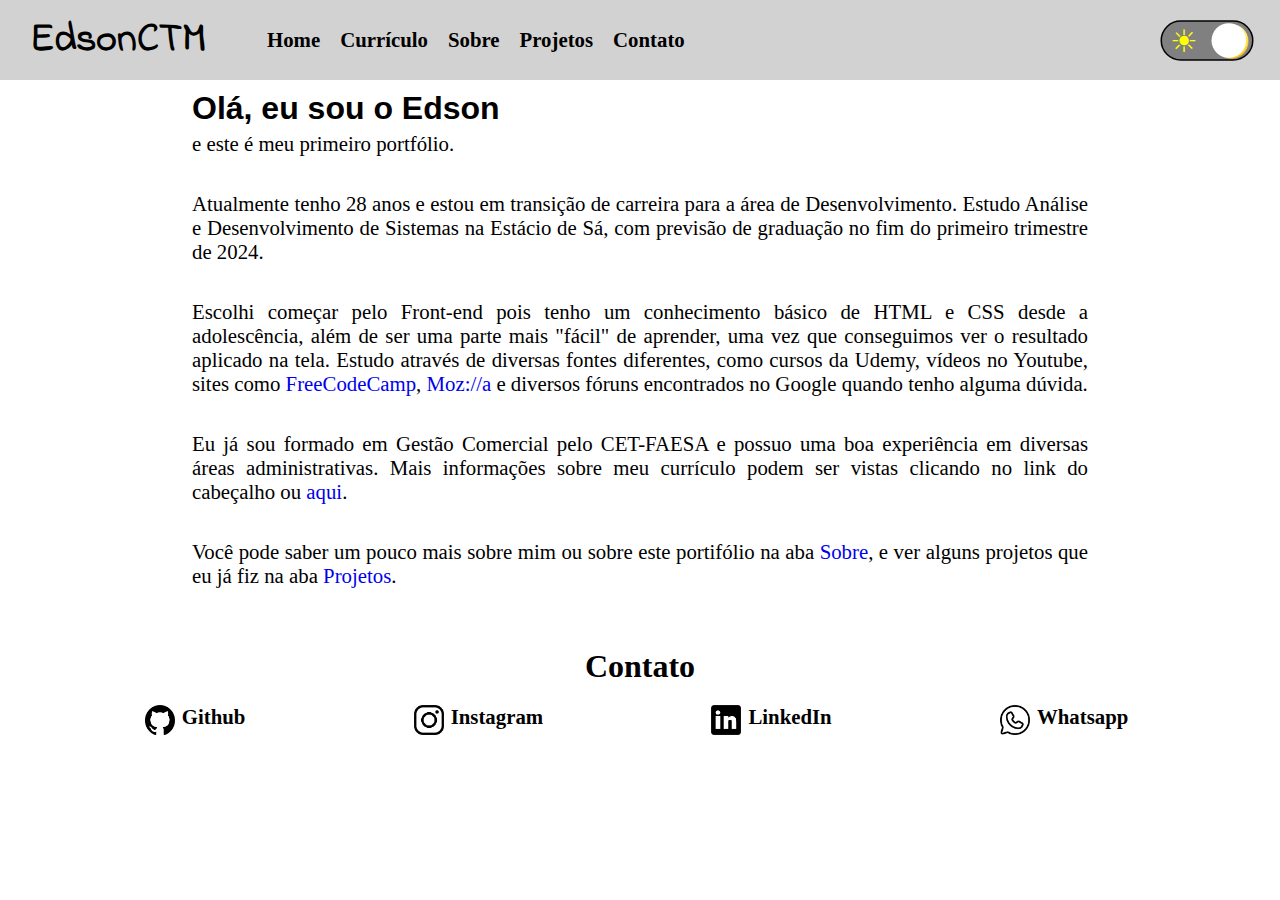
<file: index.html>
<!DOCTYPE html>
<html lang="pt-br">
<head>
    <meta charset="UTF-8">
    <meta http-equiv="X-UA-Compatible" content="IE=edge">
    <meta name="viewport" content="width=device-width, initial-scale=1.0">
    <title>Portfólio EdsonCTM</title>
    <link rel="stylesheet" href="estilobase.css">
</head>
<body>
    <header>
        <p id="logo">EdsonCTM</p>
        <nav id="navHeader">
            <a href="#">Home</a>
            <a href="./Curriculo/curriculo.html">Currículo</a>
            <a href="./Sobre/sobre.html">Sobre</a>
            <a href="./Projetos/projetos.html">Projetos</a>
            <a href="#contato">Contato</a>
        </nav>

        <!--A div abaixo é para o botão de modo noturno-->

        <div id="botoesMenu">
            <input type="checkbox" id="darkMode">
            <label for="darkMode" id="labelDarkMode">
                <span id="sun">&#x2600</span>
                <span id="moon">&#x1F31B</span>
                <div id="rollball"></div>
            </label>
        </div>

        <!--Fim do botão de modo noturno-->

    </header>
       
    <main>
        <h1>Olá, eu sou o Edson</h1>
        
        <p>e este é meu primeiro portfólio. </p> <br> <br>

            <p>Atualmente tenho 28 anos e estou em transição de carreira para a área de Desenvolvimento. Estudo Análise e Desenvolvimento de Sistemas na Estácio de Sá, com previsão de graduação no fim do primeiro trimestre de 2024.</p> <br> <br>
            
            <p>Escolhi começar pelo Front-end pois tenho um conhecimento básico de HTML e CSS desde a adolescência, além de ser uma parte mais "fácil" de aprender, uma vez que conseguimos ver o resultado aplicado na tela. Estudo através de diversas fontes diferentes, como cursos da Udemy, vídeos no Youtube, sites como <a href="https://www.freecodecamp.org/" target="_blank">FreeCodeCamp</a>, <a href="https://tableless.com.br/moza/" target="_blank">Moz://a</a> e diversos fóruns encontrados no Google quando tenho alguma dúvida.</p> <br><br>
            
            <p>Eu já sou formado em Gestão Comercial pelo CET-FAESA e possuo uma boa experiência em diversas áreas administrativas. Mais informações sobre meu currículo podem ser vistas clicando no link do cabeçalho ou <a href="./Curriculo/curriculo.html">aqui</a>.</p> <br> <br>
            
            <p>Você pode saber um pouco mais sobre mim ou sobre este portifólio na aba <a href="./Sobre/sobre.html">Sobre</a>, e ver alguns projetos que eu já fiz na aba <a href="./Projetos/projetos.html">Projetos</a>.</p>
        
    </main>

    <footer>
        <p>Contato</p>
        <div id="contato">
             <a href="https://github.com/Edsonctm" target="_blank" class="icon"><img src="./imagens/github-icon.png" alt=""><span class="icon">Github</span></a>
            <a href="https://www.instagram.com/edsonctm/" target="_blank" class="icon"><img src="./imagens/instagram-icon.png" alt=""><span class="icon">Instagram</span></a>
            <a href="https://www.linkedin.com/in/edsontorres/" target="_blank" class="icon"><img src="./imagens/linkedin-icon.png" alt=""><span class="icon">LinkedIn</span></a>
            <a href="https://wa.me/5527981679958" target="_blank" class="icon"><img src="./imagens/whatsapp-icon.png" alt=""><span class="icon">Whatsapp</span></a>
        </div>
    </footer>

    <script src="header.js"></script>
</body>
</html>
</file>
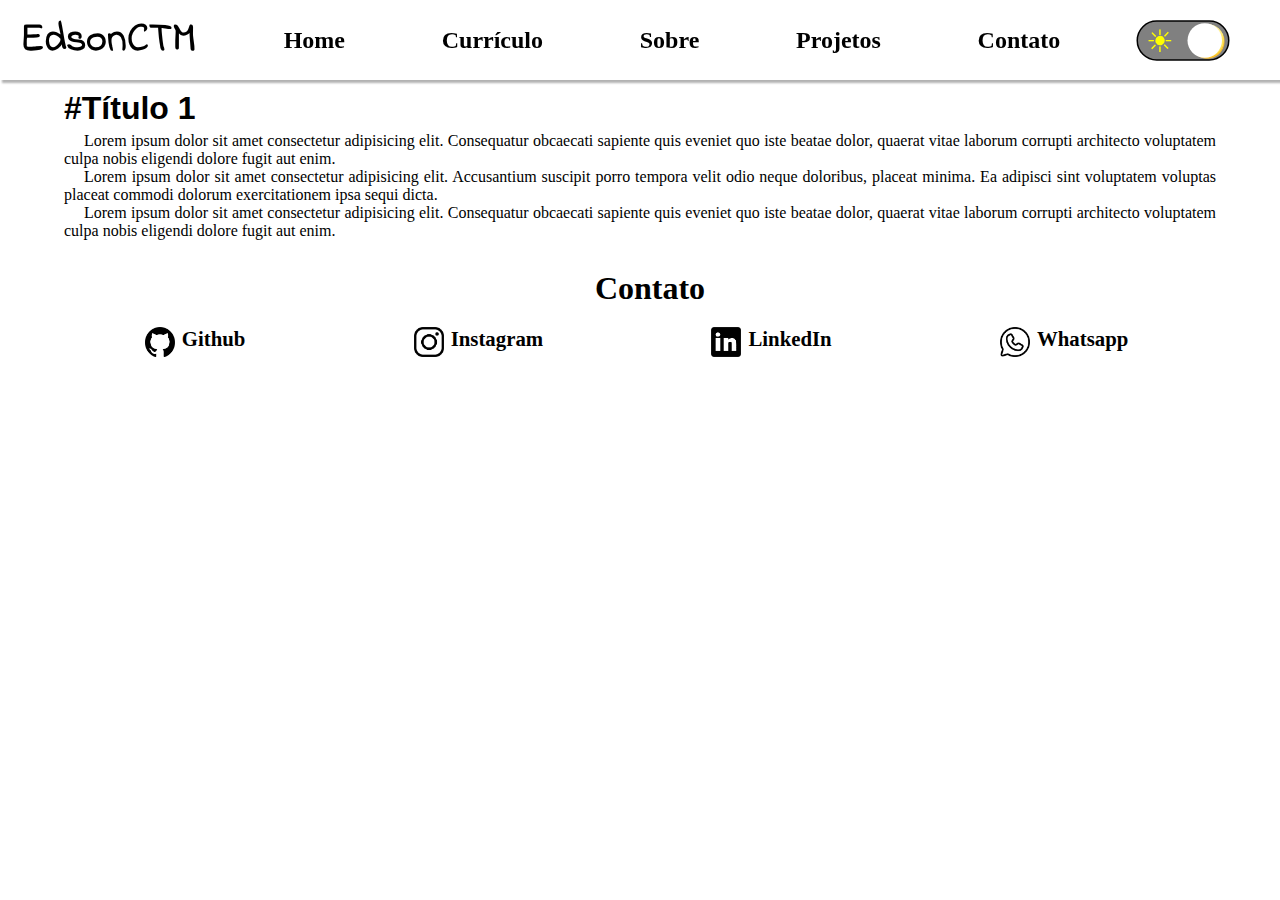
<file: Backup Escopo/index.html>
<!DOCTYPE html>
<html lang="pt-br">
<head>
    <meta charset="UTF-8">
    <meta http-equiv="X-UA-Compatible" content="IE=edge">
    <meta name="viewport" content="width=device-width, initial-scale=1.0">
    <title>Portfólio EdsonCTM</title>
    <link rel="stylesheet" href="estilobase.css">
</head>
<body>
    <header>
        <p id="logo">EdsonCTM</p>
        <nav id="navHeader">
            <a href="#">Home</a>
            <a href="#">Currículo</a>
            <a href="#">Sobre</a>
            <a href="#">Projetos</a>
            <a href="#contato">Contato</a>
        </nav>

        <!--A div abaixo é para o botão de modo noturno-->

        <div id="botoesMenu">
            <input type="checkbox" id="darkMode">
            <label for="darkMode" id="labelDarkMode">
                <span id="sun">&#x2600</span>
                <span id="moon">&#x1F31B</span>
                <div id="rollball"></div>
            </label>
            
        </div>
    </header>
       
    <main>
        <h1>#Título 1</h1>
        <p>Lorem ipsum dolor sit amet consectetur adipisicing elit. Consequatur obcaecati sapiente quis eveniet quo iste beatae dolor, quaerat vitae laborum corrupti architecto voluptatem culpa nobis eligendi dolore fugit aut enim.</p>
        
        <p>Lorem ipsum dolor sit amet consectetur adipisicing elit. Accusantium suscipit porro tempora velit odio neque doloribus, placeat minima. Ea adipisci sint voluptatem voluptas placeat commodi dolorum exercitationem ipsa sequi dicta.</p>

        <p>Lorem ipsum dolor sit amet consectetur adipisicing elit. Consequatur obcaecati sapiente quis eveniet quo iste beatae dolor, quaerat vitae laborum corrupti architecto voluptatem culpa nobis eligendi dolore fugit aut enim.</p>
        
    </main>

    <footer>
        <p>Contato</p>
        <div id="contato">
             <a href="https://github.com/Edsonctm" target="_blank" class="icon"><img src="./imagens/github-icon.png" alt=""><span class="icon">Github</span></a>
            <a href="https://www.instagram.com/edsonctm/" target="_blank" class="icon"><img src="./imagens/instagram-icon.png" alt=""><span class="icon">Instagram</span></a>
            <a href="https://www.linkedin.com/in/edsontorres/" target="_blank" class="icon"><img src="./imagens/linkedin-icon.png" alt=""><span class="icon">LinkedIn</span></a>
            <a href="https://wa.me/5527981679958" target="_blank" class="icon"><img src="./imagens/whatsapp-icon.png" alt=""><span class="icon">Whatsapp</span></a>
        </div>
    </footer>

    <script src="header.js"></script>
</body>
</html>
</file>
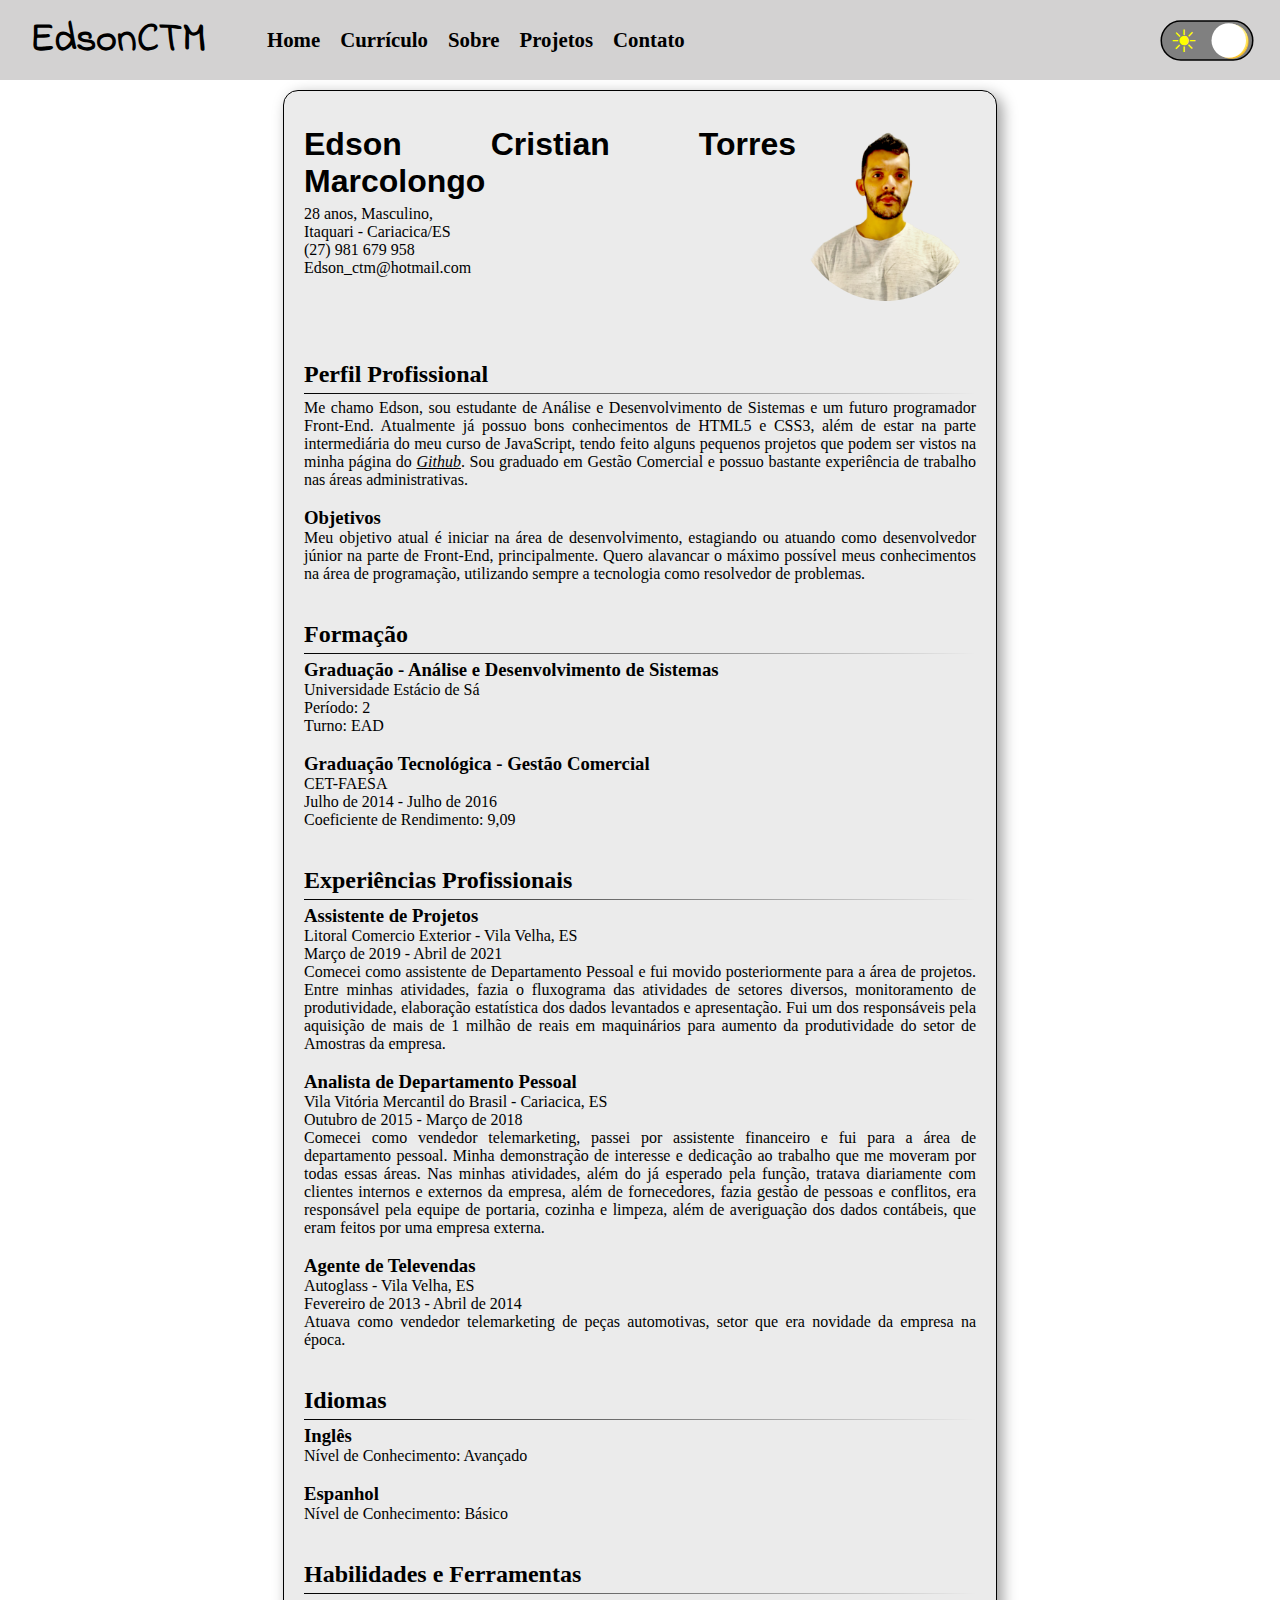
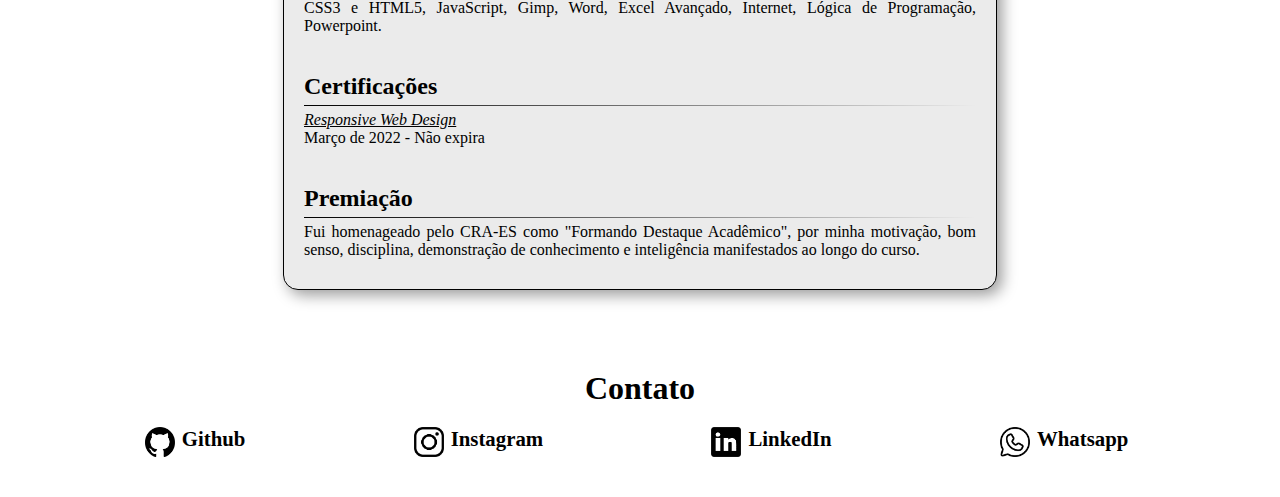
<file: Curriculo/curriculo.html>
<!DOCTYPE html>
<html lang="pt-br">
<head>
    <meta charset="UTF-8">
    <meta http-equiv="X-UA-Compatible" content="IE=edge">
    <meta name="viewport" content="width=device-width, initial-scale=1.0">
    <title>Currículo EdsonCTM</title>
    <link rel="stylesheet" href="../estilobase.css">
    <link rel="stylesheet" href="curriculo.css">
    <link rel="stylesheet" type="text/css" href="print.css" media="print" />
</head>
<body>
    <header>
        <p id="logo">EdsonCTM</p>
        <nav id="navHeader">
            <a href="../index.html">Home</a>
            <a href="#">Currículo</a>
            <a href="../Sobre/sobre.html">Sobre</a>
            <a href="../Projetos/projetos.html">Projetos</a>
            <a href="#contato">Contato</a>
        </nav>

        <!--A div abaixo é para o botão de modo noturno-->

        <div id="botoesMenu">
            <input type="checkbox" id="darkMode">
            <label for="darkMode" id="labelDarkMode">
                <span id="sun">&#x2600</span>
                <span id="moon">&#x1F31B</span>
                <div id="rollball"></div>
            </label>
            
        </div>
    </header>

    <main>
        <div id="curriculo">
            <div id="cabecalhoCV">
                <div>
                    <h1>Edson Cristian Torres Marcolongo</h1>
                    <span>28 anos, Masculino, <br>
                    Itaquari - Cariacica/ES <br>
                    (27) 981 679 958 <br>
                    Edson_ctm@hotmail.com</span>
                </div>
                <div class="fotoPerfil">
                    <img src="../imagens/PhotoCM.png" alt="" class="personalPhoto" id="clearPhoto">
                    <img src="../imagens/PhotoDM.png" alt="" class="personalPhoto" id="darkPhoto">
                </div>
            </div>
            <br><br>

            <h2>Perfil Profissional</h2>
            <hr>
            <span>Me chamo Edson, sou estudante de Análise e Desenvolvimento de Sistemas e um futuro programador Front-End. Atualmente já possuo bons conhecimentos de HTML5 e CSS3, além de estar na parte intermediária do meu curso de JavaScript, tendo feito alguns pequenos projetos que podem ser vistos na minha página do <a href="https://github.com/Edsonctm" target="_blank">Github</a>. Sou graduado em Gestão Comercial e possuo bastante experiência de trabalho nas áreas administrativas.</span> <br> <br>

            <h3>Objetivos</h3>
            <span>Meu objetivo atual é iniciar na área de desenvolvimento, estagiando ou atuando como desenvolvedor júnior na parte de Front-End, principalmente. Quero alavancar o máximo possível meus conhecimentos na área de programação, utilizando sempre a tecnologia como resolvedor de problemas.</span> <br> <br>

            <h2>Formação</h2>
            <hr>
            <h3>Graduação - Análise e Desenvolvimento de Sistemas</h3>
            <span>Universidade Estácio de Sá <br> 
                Período: 2 <br>
                Turno: EAD</span> <br> <br>

            <h3>Graduação Tecnológica - Gestão Comercial</h3>
            <span>CET-FAESA<br> 
                Julho de 2014 - Julho de 2016 <br>
                Coeficiente de Rendimento: 9,09
            </span> <br> <br>
            
            <h2>Experiências Profissionais</h2>
            <hr>
            <h3>Assistente de Projetos</h3>
            <span>
                Litoral Comercio Exterior - Vila Velha, ES <br>
                Março de 2019 - Abril de 2021 <br>
                Comecei como assistente de Departamento Pessoal e fui movido posteriormente para a área de projetos. Entre minhas atividades, fazia o fluxograma das atividades de setores diversos, monitoramento de produtividade, elaboração estatística dos dados levantados e apresentação. Fui um dos responsáveis pela aquisição de mais de 1 milhão de reais em maquinários para aumento da produtividade do setor de Amostras da empresa.
            </span> <br> <br>

            <h3>Analista de Departamento Pessoal</h3>
            <span>
                Vila Vitória Mercantil do Brasil - Cariacica, ES <br>
                Outubro de 2015 - Março de 2018 <br>
                Comecei como vendedor telemarketing, passei por assistente financeiro e fui para a área de departamento pessoal. Minha demonstração de interesse e dedicação ao trabalho que me moveram por todas essas áreas. Nas minhas atividades, além do já esperado pela função, tratava diariamente com clientes internos e externos da empresa, além de fornecedores, fazia gestão de pessoas e conflitos, era responsável pela equipe de portaria, cozinha e limpeza, além de averiguação dos dados contábeis, que eram feitos por uma empresa externa.
            </span> <br> <br>

            <h3>Agente de Televendas</h3>
            <span>
                Autoglass - Vila Velha, ES <br>
                Fevereiro de 2013 - Abril de 2014 <br>
                Atuava como vendedor telemarketing de peças automotivas, setor que era novidade da empresa na época.
            </span> <br> <br>

                <h2>Idiomas</h2>
                <hr>
                <h3>Inglês</h3>
                <span>Nível de Conhecimento: Avançado</span> <br> <br>
                <h3>Espanhol</h3>
                <span>Nível de Conhecimento: Básico</span> <br> <br>
                
                <h2>Habilidades e Ferramentas</h2>
                <hr>
                <span>CSS3 e HTML5, JavaScript, Gimp, Word, Excel Avançado, Internet, Lógica de Programação, Powerpoint.</span> <br> <br>

                <h2>Certificações</h2>
                <hr>
                <span>
                    <a href="https://www.freecodecamp.org/certification/Edsonctm/responsive-web-design" target="_blank">Responsive Web Design</a> <br>
                    Março de 2022 - Não expira
                </span> <br> <br>

                <h2>Premiação</h2>
                <hr>
                <span>Fui homenageado pelo CRA-ES como "Formando Destaque Acadêmico", por minha motivação, bom senso, disciplina, demonstração de conhecimento e inteligência manifestados ao longo do curso.
                </span>
        </div>

    </main>

    <footer>
        <p>Contato</p>
        <div id="contato">
             <a href="https://github.com/Edsonctm" target="_blank" class="icon"><img src="../imagens/github-icon.png" alt=""><span class="icon">Github</span></a>
            <a href="https://www.instagram.com/edsonctm/" target="_blank" class="icon"><img src="../imagens/instagram-icon.png" alt=""><span class="icon">Instagram</span></a>
            <a href="https://www.linkedin.com/in/edsontorres/" target="_blank" class="icon"><img src="../imagens/linkedin-icon.png" alt=""><span class="icon">LinkedIn</span></a>
            <a href="https://wa.me/5527981679958" target="_blank" class="icon"><img src="../imagens/whatsapp-icon.png" alt=""><span class="icon">Whatsapp</span></a>
        </div>
    </footer>
    
    <script src="../header.js"></script>
</body>
</html>
</file>
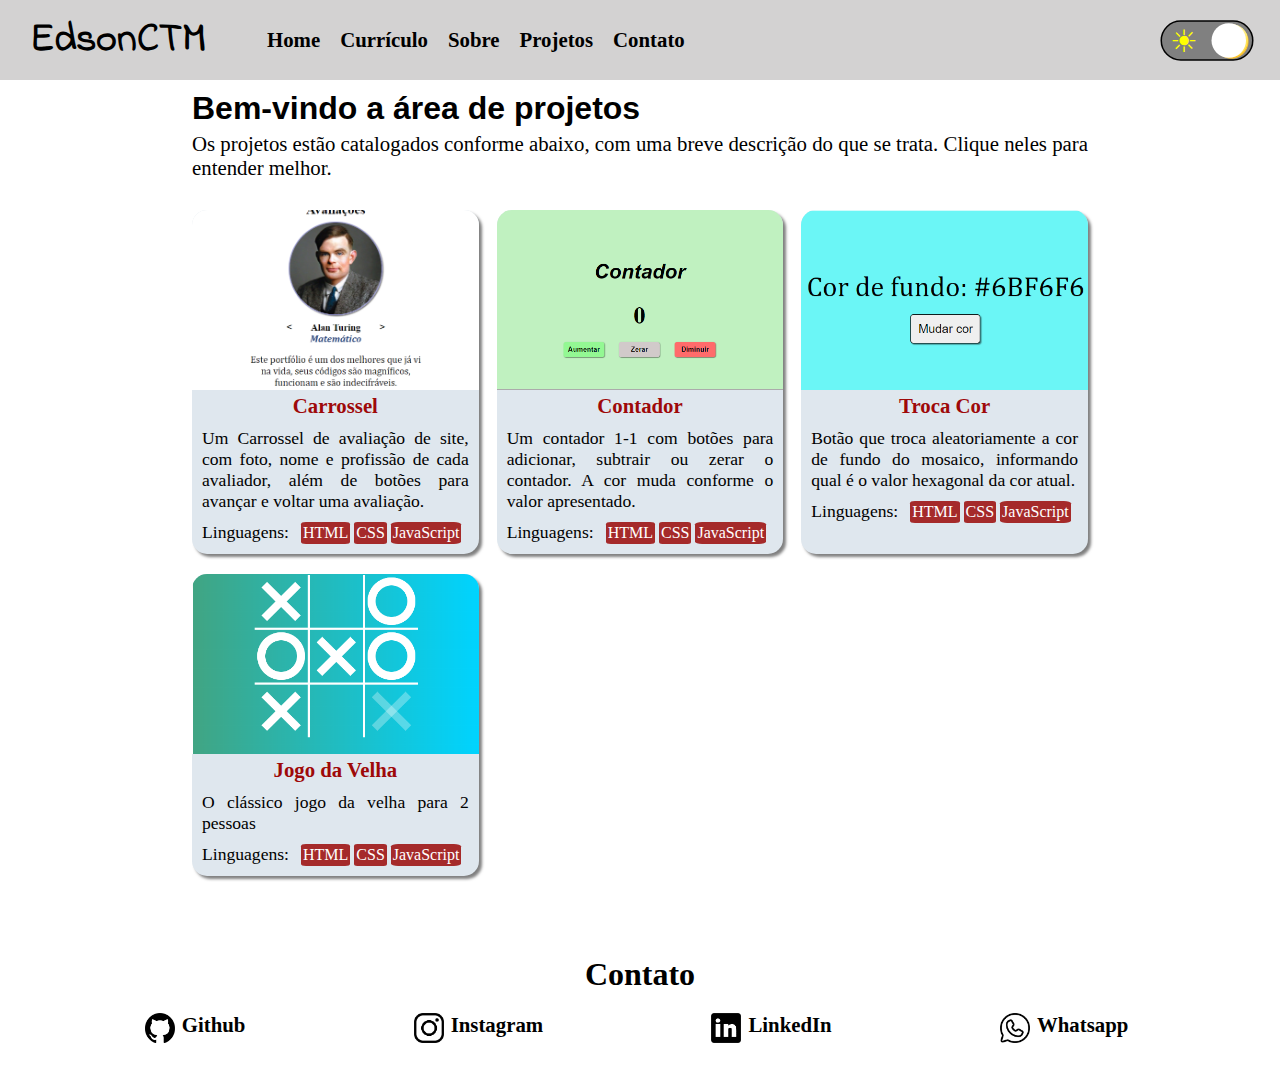
<file: Projetos/projetos.html>
<!DOCTYPE html>
<html lang="pt-br">
<head>
    <meta charset="UTF-8">
    <meta http-equiv="X-UA-Compatible" content="IE=edge">
    <meta name="viewport" content="width=device-width, initial-scale=1.0">
    <link rel="stylesheet" href="../estilobase.css">
    <link rel="stylesheet" href="projetos.css">
    <title>Projetos</title>
</head>
<body>
    <header>
        <p id="logo">EdsonCTM</p>
        <nav id="navHeader">
            <a href="../index.html">Home</a>
            <a href="../Curriculo/curriculo.html">Currículo</a>
            <a href="../Sobre/sobre.html">Sobre</a>
            <a href="#">Projetos</a>
            <a href="#contato">Contato</a>
        </nav>

        <!--A div abaixo é para o botão de modo noturno-->

        <div id="botoesMenu">
            <input type="checkbox" id="darkMode">
            <label for="darkMode" id="labelDarkMode">
                <span id="sun">&#x2600</span>
                <span id="moon">&#x1F31B</span>
                <div id="rollball"></div>
            </label>
            
        </div>
    </header>
    <main>
        <div>
            <h1>Bem-vindo a área de projetos</h1>
            <p>Os projetos estão catalogados conforme abaixo, com uma breve descrição do que se trata. Clique neles para entender melhor.</p>

            <div id="projetosfield">
                <div class="projetosx">
                    <a href="./Carrossel-avaliacao/carrossel.html">
                        <img src="./imagens/PhotoCarrossel.png" alt="imagem do projeto Carrossel">
                        <h4 class="tituloProjeto">Carrossel</h4>
                    </a>
                    <p class="descricaoProjeto">Um Carrossel de avaliação de site, com foto, nome e profissão de cada avaliador, além de botões para avançar e voltar uma avaliação.</p>
                    <p class="paragrafoLinguagens">Linguagens:</p><span class="spanLinguagens">HTML</span><span class="spanLinguagens">CSS</span><span class="spanLinguagens">JavaScript</span>
                </div>
                <div class="projetosx">
                    <a href="./Contador/contador.html">
                        <img src="./imagens/PhotoContador.png" alt="imagem do projet Contador">
                        <h4 class="tituloProjeto">Contador</h4>
                    </a> 
                    <p class="descricaoProjeto">Um contador 1-1 com botões para adicionar, subtrair ou zerar o contador. A cor muda conforme o valor apresentado.</p>
                    <p class="paragrafoLinguagens">Linguagens:</p><span class="spanLinguagens">HTML</span><span class="spanLinguagens">CSS</span><span class="spanLinguagens">JavaScript</span>
                </div>
                <div class="projetosx">
                    <a href="./Troca-cor/trocacor.html">
                        <img src="./imagens/PhotoTrocaCor.png" alt="imagem do projeto Troca Cor">
                        <h4 class="tituloProjeto">Troca Cor</h4>
                    </a>
                    <p class="descricaoProjeto">Botão que troca aleatoriamente a cor de fundo do mosaico, informando qual é o valor hexagonal da cor atual.</p>
                    <p class="paragrafoLinguagens">Linguagens:</p><span class="spanLinguagens">HTML</span><span class="spanLinguagens">CSS</span><span class="spanLinguagens">JavaScript</span>
                </div>
                <div class="projetosx">
                    <a href="./Jogo-da-velha/jogo-da-velha.html">
                        <img src="./imagens/PhotoJogoVelha.png" alt="imagem do projeto Jogo da Velha">
                        <h4 class="tituloProjeto">Jogo da Velha</h4>
                    </a>
                    <p class="descricaoProjeto">O clássico jogo da velha para 2 pessoas</p>
                    <p class="paragrafoLinguagens">Linguagens:</p><span class="spanLinguagens">HTML</span><span class="spanLinguagens">CSS</span><span class="spanLinguagens">JavaScript</span>
                </div>
                  

            </div>
        </div>

    </main>
    <footer>
        <p>Contato</p>
        <div id="contato">
             <a href="https://github.com/Edsonctm" target="_blank" class="icon"><img src="../imagens/github-icon.png" alt=""><span class="icon">Github</span></a>
            <a href="https://www.instagram.com/edsonctm/" target="_blank" class="icon"><img src="../imagens/instagram-icon.png" alt=""><span class="icon">Instagram</span></a>
            <a href="https://www.linkedin.com/in/edsontorres/" target="_blank" class="icon"><img src="../imagens/linkedin-icon.png" alt=""><span class="icon">LinkedIn</span></a>
            <a href="https://wa.me/5527981679958" target="_blank" class="icon"><img src="../imagens/whatsapp-icon.png" alt=""><span class="icon">Whatsapp</span></a>
        </div>
    </footer>
    <script src="../header.js"></script>
</body>
</html>
</file>
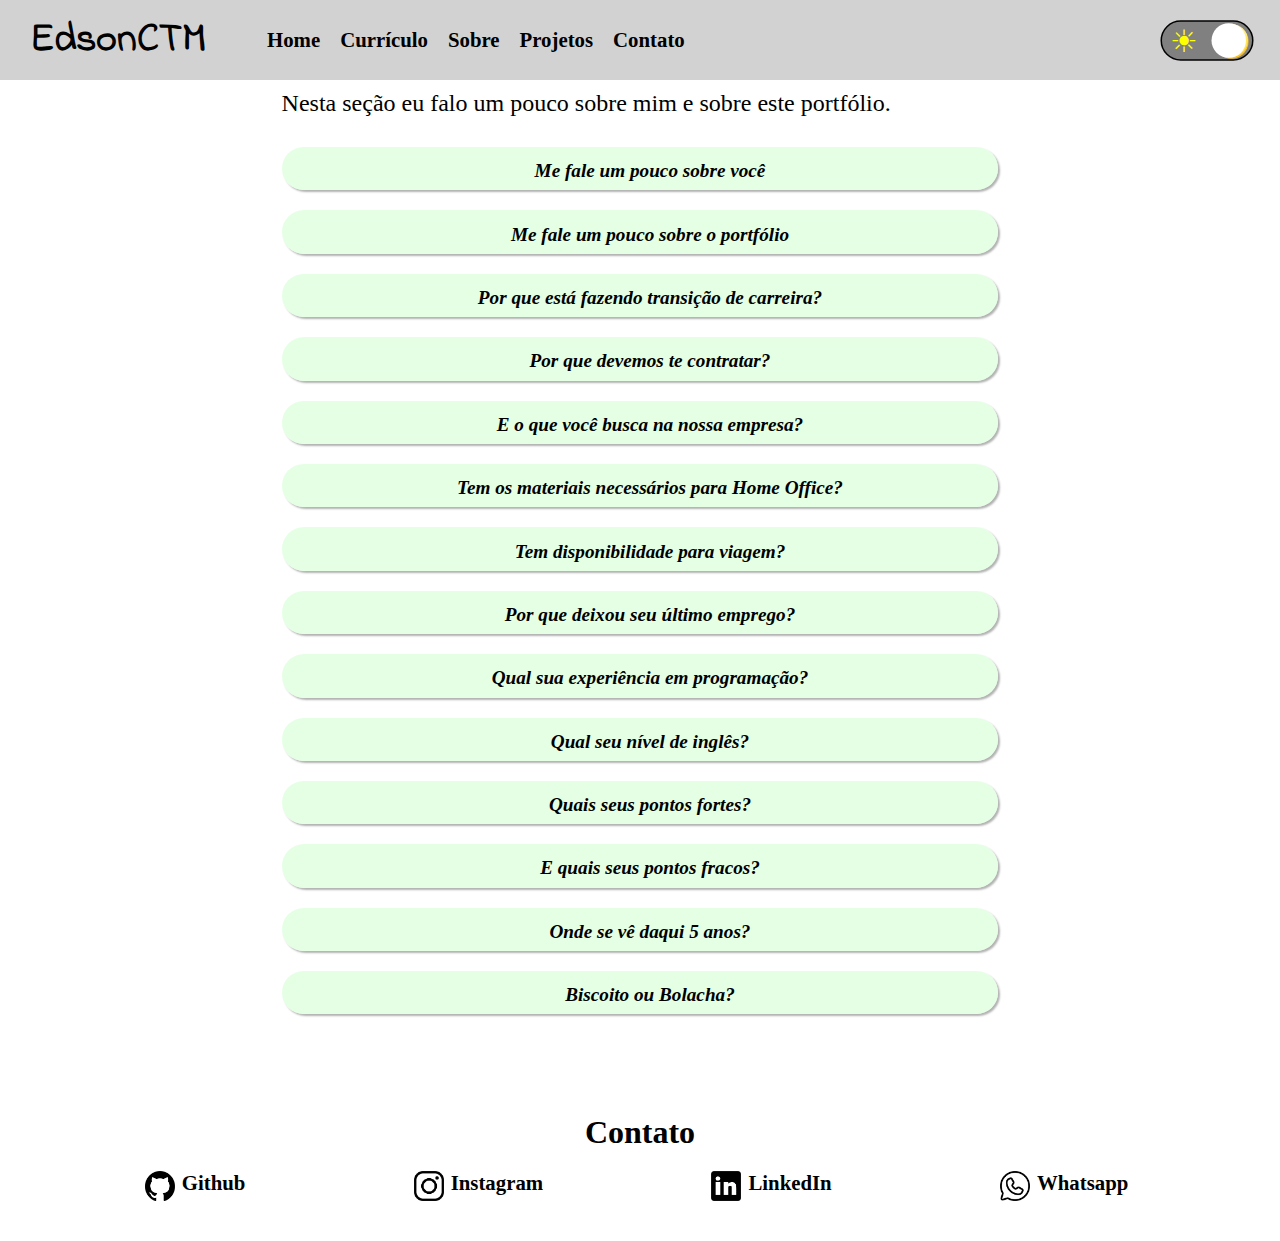
<file: Sobre/sobre.html>
<!DOCTYPE html>
<html lang="pt-br">
<head>
    <meta charset="UTF-8">
    <meta http-equiv="X-UA-Compatible" content="IE=edge">
    <meta name="viewport" content="width=device-width, initial-scale=1.0">
    <link rel="stylesheet" href="../estilobase.css">
    <link rel="stylesheet" href="sobre.css">
    <title>Sobre</title>
</head>
<body>
    <header>
        <p id="logo">EdsonCTM</p>
        <nav id="navHeader">
            <a href="../index.html">Home</a>
            <a href="../Curriculo/curriculo.html">Currículo</a>
            <a href="#">Sobre</a>
            <a href="../Projetos/projetos.html">Projetos</a>
            <a href="#contato">Contato</a>
        </nav>

        <!--A div abaixo é para o botão de modo noturno-->

        <div id="botoesMenu">
            <input type="checkbox" id="darkMode">
            <label for="darkMode" id="labelDarkMode">
                <span id="sun">&#x2600</span>
                <span id="moon">&#x1F31B</span>
                <div id="rollball"></div>
            </label>
            
        </div>
    </header>

    <main>
        <div id="sobre">
            <p id="descricao">Nesta seção eu falo um pouco sobre mim e sobre este portfólio.</p>
            <div id="sumario">
                <details>
                    <summary>Me fale um pouco sobre você</summary>
                    <p>Meu nome é Edson, tenho 28 anos e atualmente estou cursando Análise e Desenvolvimento de Sistemas pela Universidade Estácio de Sá. No meu <a href="../Curriculo/curriculo.html">currículo</a> você vai ver um pouco das várias experiências profissionais que já tive, porém nenhuma delas é relacionada a área de tecnologia/desenvolvimento, e é exatamente por isso que atualmente eu busco uma oportunidade como estagiário ou desenvolvedor júnior.</p>
                </details>
                <details>
                    <summary>Me fale um pouco sobre o portfólio</summary>
                    <p>Este site portfólio foi criado em aproximadamente 20 horas, utilizando os conhecimentos que obtive em 2 meses de estudos de HTML, CSS e JavaScript. <br>
                        É uma versão inicial, feito sozinho por um completo iniciante. Provavelmente um desenvolvedor sênior encontraria muito o que melhorar no código do site, e é uma etapa que estou empenhado em aprender. <br>
                        Me certifiquei que o site fosse responsivo e que estará em constante atualização, quando houver novos projetos para por ou quando eu resolver mudar seu layout. <br>
                        Utilizei o VSCode para escrever as linguagens e o GIMP para tratar as imagens. Todas as dúvidas durante a criação foram sanadas através de consulta ao google, tendo vários sites e fóruns como fonte de pesquisa.</p>
                </details>
                <details>
                    <summary>Por que está fazendo transição de carreira?</summary>
                    <p>Sinceramente eu já não estava muito feliz com o rumo que minha "carreira" estava tomando. Apesar de eu gostar da maioria das experiências profissionais que tive, nunca senti que era algo que eu quisesse fazer "para o resto da minha vida". <span>Ah, mas programação é o que você quer fazer para o resto da vida?</span>  Não sei, mas sem dúvidas é o que eu quero fazer agora. Tenho estudado diariamente sobre o assunto, aprendendo algo novo todos os dias, e fico realmente empolgado quando escrevo uma linha de código que funciona. Este portfólio mesmo, por mais simples que seja, é um orgulho pessoal em fazê-lo.</p>
                </details>
                <details>
                    <summary>Por que devemos te contratar?</summary>
                    <p>Porque vou entregar aquilo que se deve esperar de um estagiário / júnior: dedicação em continuar aprendendo e se aprimorando. Já sou acostumado a buscar soluções na internet, por exemplo o botão de "darkmode" deste site, eu simplesmente achei que seria legal colocar, e me virei para aprender como fazer.</p>
                </details>
                <details>
                    <summary>E o que você busca na nossa empresa?</summary>
                    <p>Busco um ambiente onde eu possa aprender e imergir no mundo da programação. Ver como tudo que eu ando estudando se aplica no mundo real, ser mentorado por programadores mais experientes e ser desafiado gradativamente, a medida que minhas habilidades vão escalando. <br>
                    Se sua empresa tiver algum benefício de estudos será um diferencial muito interessante para mim, mas se não, tudo bem, já tenho uma lista extensa de livros para ler, e alguns cursos já pagos na Udemy.</p>
                </details>
                <details>
                    <summary>Tem os materiais necessários para Home Office? </summary>
                    <p>Sim, possuo Notebook e Computador, um pacote de internet que não costuma me deixar na mão e paz, uma vez que fico sozinho em casa durante todo o horário comercial. <br>
                        Entretanto, acredito que nesta etapa inicial, seria mais interessante trabalhar in loco, pois creio que estando próximo dos meus colegas de trabalho fisicamente, posso aprender mais rápido e tão breve estar ativamente ajudando a empresa com meu trabalho.</p>
                </details>
                <details>
                    <summary>Tem disponibilidade para viagem?</summary>
                    <p>Sim, possuo disponibilidade para viagem e passaporte, se for necessário.</p>
                </details>
                <details>
                    <summary>Por que deixou seu último emprego?</summary>
                    <p>Na verdade, de todos os locais que eu trabalhei, meu último emprego de experiência relevante foi o único que ativamente me demitiu. O motivo eu não sei, não tive justa causa e todos os meus últimos feedbacks foram positivos. Se julgar necessário, posso informar o contato da empresa para que estas informações sejam checadas. <br>
                        De qualquer forma, como mencionei no motivo de eu estar em transição de carreira, se eu não fosse demitido, provavelmente eu mesmo teria pedido conta a esta altura.</p>
                </details>
                <details>
                    <summary>Qual sua experiência em programação?</summary>
                    <p>Oficialmente nenhuma, nunca trabalhei na área. Porém possuo alguns projetos que podem ser vistos na minha página do <a href="https://github.com/Edsonctm" target="_blank">Github</a>. Uma boa gama desses projetos está também nesse portfólio, no link "Projetos" ali em cima.</p>
                </details>
                <details>
                    <summary>Qual seu nível de inglês?</summary>
                    <p>Possuo um nível avançado no idioma. Na parte passiva, consigo ouvir e ler com boa facilidade. Na parte ativa, sou muito melhor falando do que escrevendo.</p>
                    <details>
                        <summary>E seu nível em outro idioma?</summary>
                        <p>Tenho aquele clássico "espanhol intermediário" que todo brasileiro acha que tem e já fiz um curso básico de francês, mas devido a falta de prática, eu diria que je ne parle pas français.</p>
                    </details>
                </details>
                <details>
                    <summary>Quais seus pontos fortes?</summary>
                    <p>Tenho facilidade de aprendizado, costumo executar tarefas com bastante rapidez e agilidade e tenho certa facilidade em resolução de problemas.</p>
                </details>
                <details>
                    <summary>E quais seus pontos fracos?</summary>
                    <p>Sou ansioso, costumo confiar demais nas pessoas e sou um pouco impaciente, odeio excesso de burocracia que impede algo de ser resolvido mais rapidamente.</p>
                </details>
                <details>
                    <summary>Onde se vê daqui 5 anos?</summary>
                    <p>5 anos é muito tempo quando se fala da área de desenvolvimento, mas eu espero estar dominando uma boa gama de tecnologias, mesmo que ainda me aperfeiçoando cada vez mais nelas, trabalhando numa boa empresa e usando a programação como solucionador de problemas.</p>
                </details>
                <details>
                    <summary>Biscoito ou Bolacha?</summary>
                    <p>Biscoito.</p>
                </details>
            </div>
        </div>

    </main>

    <footer>
        <p>Contato</p>
        <div id="contato">
             <a href="https://github.com/Edsonctm" target="_blank" class="icon"><img src="../imagens/github-icon.png" alt=""><span class="icon">Github</span></a>
            <a href="https://www.instagram.com/edsonctm/" target="_blank" class="icon"><img src="../imagens/instagram-icon.png" alt=""><span class="icon">Instagram</span></a>
            <a href="https://www.linkedin.com/in/edsontorres/" target="_blank" class="icon"><img src="../imagens/linkedin-icon.png" alt=""><span class="icon">LinkedIn</span></a>
            <a href="https://wa.me/5527981679958" target="_blank" class="icon"><img src="../imagens/whatsapp-icon.png" alt=""><span class="icon">Whatsapp</span></a>
        </div>
    </footer>

    <script src="../header.js"></script>
</body>
</html>
</file>
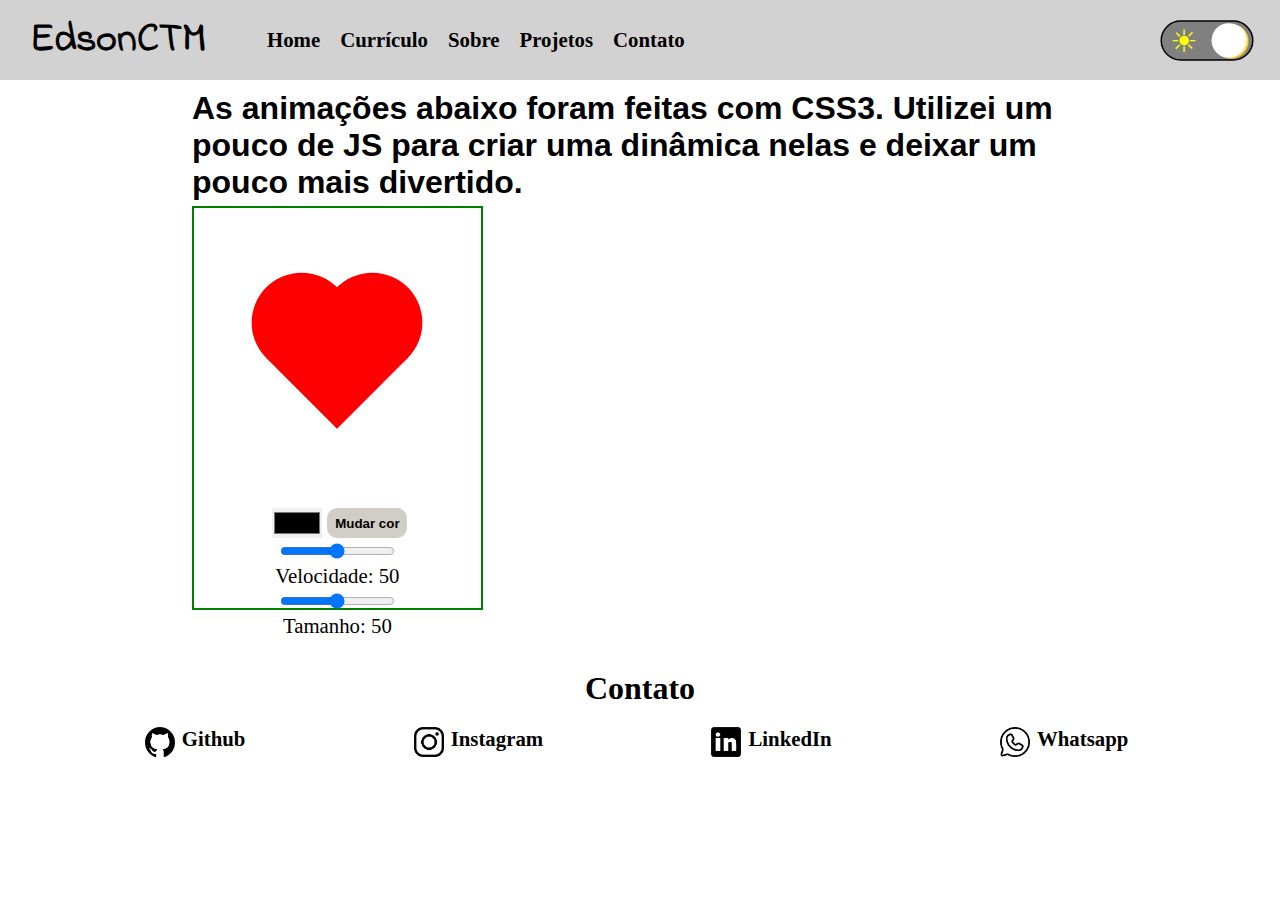
<file: Projetos/Animacao-CSS-HTML/animacao.html>
<!DOCTYPE html>
<html lang="pt-br">
<head>
    <meta charset="UTF-8">
    <meta http-equiv="X-UA-Compatible" content="IE=edge">
    <meta name="viewport" content="width=device-width, initial-scale=1.0">
    <link rel="stylesheet" href="../../estilobase.css">
    <link rel="stylesheet" href="coracao.css">
    <title>Animações em CSS/JS</title>
</head>
<body>
    <header>
        <p id="logo">EdsonCTM</p>
        <nav id="navHeader">
            <a href="../../index.html">Home</a>
            <a href="../../Curriculo/curriculo.html">Currículo</a>
            <a href="../../Sobre/sobre.html">Sobre</a>
            <a href="../../Projetos/projetos.html">Projetos</a>
            <a href="#contato">Contato</a>
        </nav>

        <!--A div abaixo é para o botão de modo noturno-->

        <div id="botoesMenu">
            <input type="checkbox" id="darkMode">
            <label for="darkMode" id="labelDarkMode">
                <span id="sun">&#x2600</span>
                <span id="moon">&#x1F31B</span>
                <div id="rollball"></div>
            </label>
            
        </div>
    </header>
    <main>
        <h1>As animações abaixo foram feitas com CSS3. Utilizei um pouco de JS para criar uma dinâmica nelas e deixar um pouco mais divertido.</h1>

        <div id="animacoes">
            <!--Div abaixo é para a animação do coração-->
            <div class="boxanimado">
                <div id="heart"></div>
                <div class="inputs">
                    <div><input type="color" id="colors2"> <input type="button" value="Mudar cor" id="btncolors2" onclick="changeHeartColor()"></div>
                    <input type="range" class="ranges2" id="speeds2">
                    <p>Velocidade: <span id="velocidade"></span></p>
                    <input type="range" class="ranges2" id="sizes2">
                    <p>Tamanho: <span id="tamanho"></span></p>
                </div>
            </div>

        </div>





    </main>
    <footer>
        <p>Contato</p>
        <div id="contato">
             <a href="https://github.com/Edsonctm" target="_blank" class="icon"><img src="../../imagens/github-icon.png" alt=""><span class="icon">Github</span></a>
            <a href="https://www.instagram.com/edsonctm/" target="_blank" class="icon"><img src="../../imagens/instagram-icon.png" alt=""><span class="icon">Instagram</span></a>
            <a href="https://www.linkedin.com/in/edsontorres/" target="_blank" class="icon"><img src="../../imagens/linkedin-icon.png" alt=""><span class="icon">LinkedIn</span></a>
            <a href="https://wa.me/5527981679958" target="_blank" class="icon"><img src="../../imagens/whatsapp-icon.png" alt=""><span class="icon">Whatsapp</span></a>
        </div>
    </footer>

    <script src="coracao.js"></script>
    <script src="../../header.js"></script>
</body>
</html>
</file>
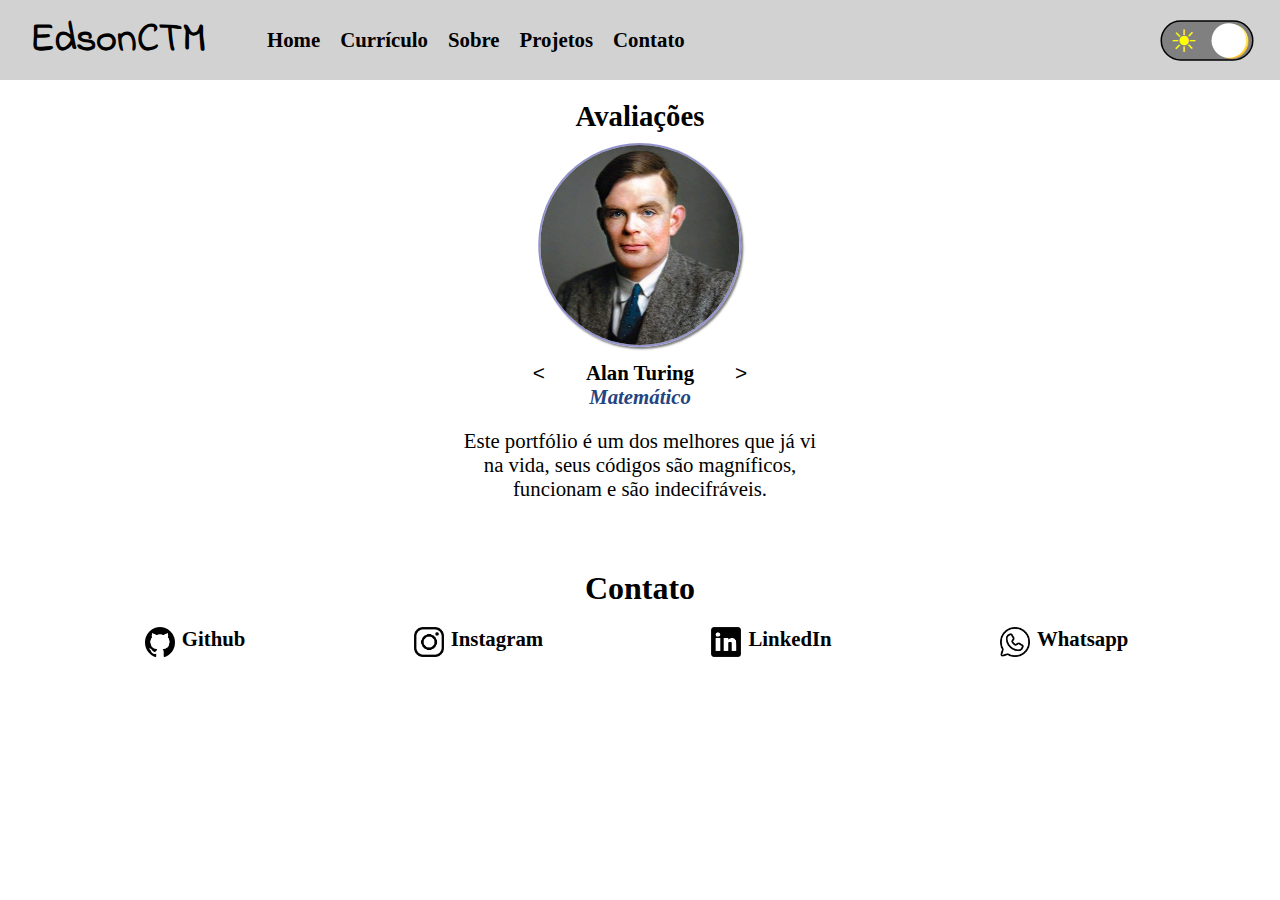
<file: Projetos/Carrossel-avaliacao/carrossel.html>
<!DOCTYPE html>
<html lang="pt-br">
<head>
    <meta charset="UTF-8">
    <meta http-equiv="X-UA-Compatible" content="IE=edge">
    <meta name="viewport" content="width=device-width, initial-scale=1.0">
    <link rel="stylesheet" href="../../estilobase.css">
    <link rel="stylesheet" href="carrossel.css">
    <title>Carrossel de avaliações</title>
</head>
    <header>
        <p id="logo">EdsonCTM</p>
        <nav id="navHeader">
            <a href="../../index.html">Home</a>
            <a href="../../Curriculo/curriculo.html">Currículo</a>
            <a href="../../Sobre/sobre.html">Sobre</a>
            <a href="../../Projetos/projetos.html">Projetos</a>
            <a href="#contato">Contato</a>
        </nav>

        <!--A div abaixo é para o botão de modo noturno-->

        <div id="botoesMenu">
            <input type="checkbox" id="darkMode">
            <label for="darkMode" id="labelDarkMode">
                <span id="sun">&#x2600</span>
                <span id="moon">&#x1F31B</span>
                <div id="rollball"></div>
            </label>
            
        </div>
    </header>
    <main>
        <section class="container">
                <h2>Avaliações</h2>
            <article class="avaliacao">
                <div class="imagem-container">
                    <img src="./imagens/AlanTuring.png" id="imagemAvaliador" alt="">
                </div>
                <div class="botoes">
                    <button class="btn voltar">&lt;</button>
                    <h4 id="autor">Alan Turing</h4>
                    <button class="btn avancar">&gt;</button>
                </div>
                <p id="trabalho">Matemático</p>
                <p id="textoAvaliacao">Este portfólio é um dos melhores que já vi na vida, seus códigos são magníficos, funcionam e são indecifráveis.</p>
            </article>
        </section>
    </main>
    <footer>
        <p>Contato</p>
        <div id="contato">
             <a href="https://github.com/Edsonctm" target="_blank" class="icon"><img src="../../imagens/github-icon.png" alt=""><span class="icon">Github</span></a>
            <a href="https://www.instagram.com/edsonctm/" target="_blank" class="icon"><img src="../../imagens/instagram-icon.png" alt=""><span class="icon">Instagram</span></a>
            <a href="https://www.linkedin.com/in/edsontorres/" target="_blank" class="icon"><img src="../../imagens/linkedin-icon.png" alt=""><span class="icon">LinkedIn</span></a>
            <a href="https://wa.me/5527981679958" target="_blank" class="icon"><img src="../../imagens/whatsapp-icon.png" alt=""><span class="icon">Whatsapp</span></a>
        </div>
    </footer>
    <script src="../../header.js"></script>
    <script src="carrossel.js"></script>
<body>
    
</body>
</html>
</file>
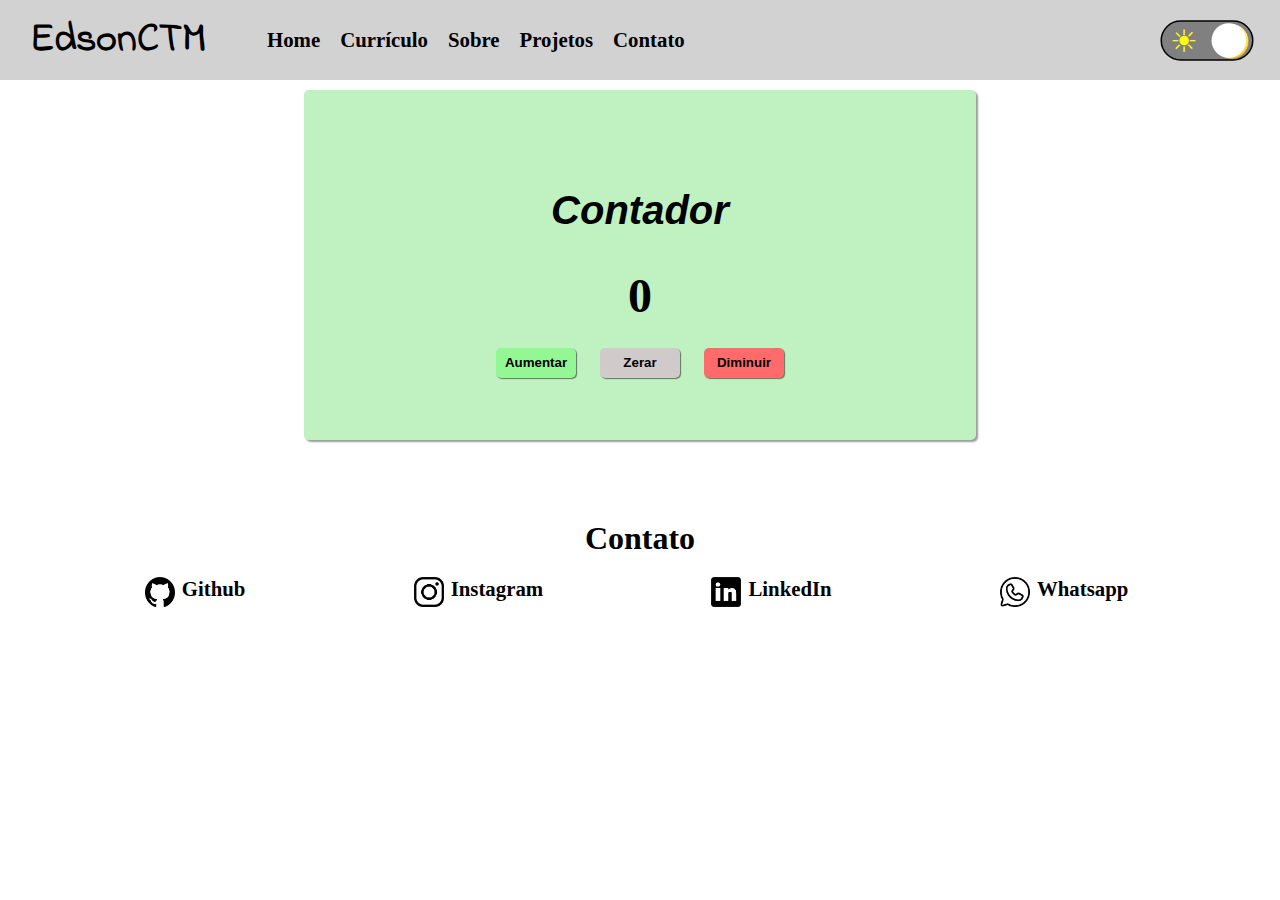
<file: Projetos/Contador/contador.html>
<!DOCTYPE html>
<html lang="pt-br">
<head>
    <meta charset="UTF-8">
    <meta http-equiv="X-UA-Compatible" content="IE=edge">
    <meta name="viewport" content="width=device-width, initial-scale=1.0">
    <link rel="stylesheet" href="../../estilobase.css">
    <link rel="stylesheet" href="contador.css">
    <title>Animações em CSS/JS</title>
</head>
<body>
    <header>
        <p id="logo">EdsonCTM</p>
        <nav id="navHeader">
            <a href="../../index.html">Home</a>
            <a href="../../Curriculo/curriculo.html">Currículo</a>
            <a href="../../Sobre/sobre.html">Sobre</a>
            <a href="../../Projetos/projetos.html">Projetos</a>
            <a href="#contato">Contato</a>
        </nav>

        <!--A div abaixo é para o botão de modo noturno-->

        <div id="botoesMenu">
            <input type="checkbox" id="darkMode">
            <label for="darkMode" id="labelDarkMode">
                <span id="sun">&#x2600</span>
                <span id="moon">&#x1F31B</span>
                <div id="rollball"></div>
            </label>
            
        </div>
    </header>
    <main>
        <div id="contador">
            <h1 id="h1contador">Contador</h1>
            <span id="contagem">0</span>
            <div id="containerBotoes">
                <button class="btn aumentar" id="aumentar">Aumentar</button>
                <button class="btn zerar" id="zerar">Zerar</button>
                <button class="btn diminuir" id="diminuir">Diminuir</button>
            </div>
        </div>


    </main>
    <footer>
        <p>Contato</p>
        <div id="contato">
             <a href="https://github.com/Edsonctm" target="_blank" class="icon"><img src="../../imagens/github-icon.png" alt=""><span class="icon">Github</span></a>
            <a href="https://www.instagram.com/edsonctm/" target="_blank" class="icon"><img src="../../imagens/instagram-icon.png" alt=""><span class="icon">Instagram</span></a>
            <a href="https://www.linkedin.com/in/edsontorres/" target="_blank" class="icon"><img src="../../imagens/linkedin-icon.png" alt=""><span class="icon">LinkedIn</span></a>
            <a href="https://wa.me/5527981679958" target="_blank" class="icon"><img src="../../imagens/whatsapp-icon.png" alt=""><span class="icon">Whatsapp</span></a>
        </div>
    </footer>
    <script src="contador.js"></script>
    <script src="../../header.js"></script>
</body>
</html>
</file>
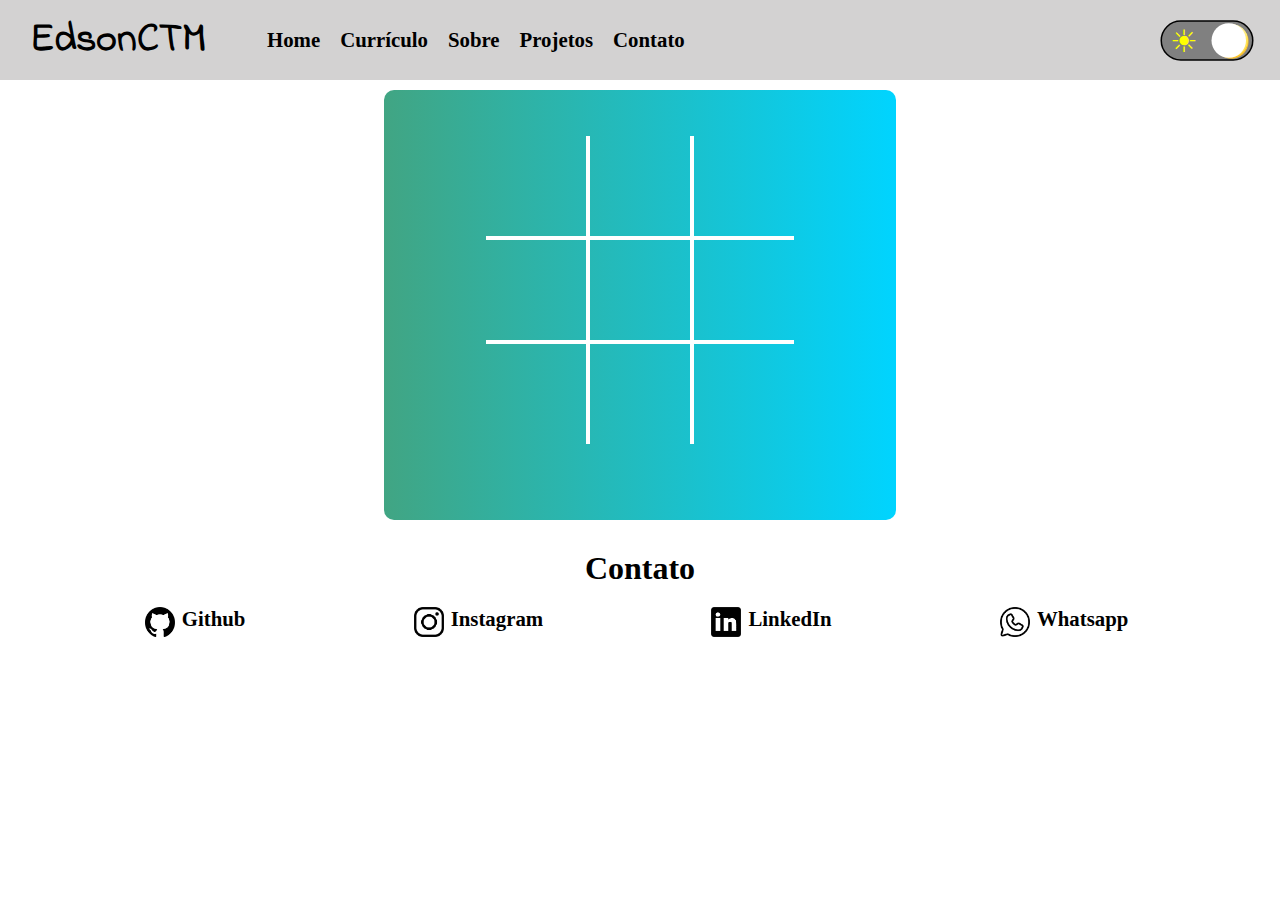
<file: Projetos/Jogo-da-velha/jogo-da-velha.html>
<!DOCTYPE html>
<html lang="pt-br">
<head>
    <meta charset="UTF-8">
    <meta http-equiv="X-UA-Compatible" content="IE=edge">
    <meta name="viewport" content="width=device-width, initial-scale=1.0">
    <link rel="stylesheet" href="../../estilobase.css">
    <link rel="stylesheet" href="velha.css">
    <title>Jogo da Velha</title>
</head>
<body>
    <header>
        <p id="logo">EdsonCTM</p>
        <nav id="navHeader">
            <a href="../../index.html">Home</a>
            <a href="../../Curriculo/curriculo.html">Currículo</a>
            <a href="../../Sobre/sobre.html">Sobre</a>
            <a href="../../Projetos/projetos.html">Projetos</a>
            <a href="#contato">Contato</a>
        </nav>

        <!--A div abaixo é para o botão de modo noturno-->

        <div id="botoesMenu">
            <input type="checkbox" id="darkMode">
            <label for="darkMode" id="labelDarkMode">
                <span id="sun">&#x2600</span>
                <span id="moon">&#x1F31B</span>
                <div id="rollball"></div>
            </label>
            
        </div>
    </header>
    <main>
        <div class="board">
            <div class="campo"></div>
            <div class="campo"></div>
            <div class="campo"></div>
            <div class="campo"></div>
            <div class="campo"></div>
            <div class="campo"></div>
            <div class="campo"></div>
            <div class="campo"></div>
            <div class="campo"></div>
        </div>
        <div class="msgVitoria">
            <p>X Venceu!</p>
            <button>Reiniciar</button>
        </div>
    </main>
    <footer>
        <p>Contato</p>
        <div id="contato">
             <a href="https://github.com/Edsonctm" target="_blank" class="icon"><img src="../../imagens/github-icon.png" alt=""><span class="icon">Github</span></a>
            <a href="https://www.instagram.com/edsonctm/" target="_blank" class="icon"><img src="../../imagens/instagram-icon.png" alt=""><span class="icon">Instagram</span></a>
            <a href="https://www.linkedin.com/in/edsontorres/" target="_blank" class="icon"><img src="../../imagens/linkedin-icon.png" alt=""><span class="icon">LinkedIn</span></a>
            <a href="https://wa.me/5527981679958" target="_blank" class="icon"><img src="../../imagens/whatsapp-icon.png" alt=""><span class="icon">Whatsapp</span></a>
        </div>
    </footer>

    <script src="velha.js"></script>
    <script src="../../header.js"></script>
</body>
</html>
</file>
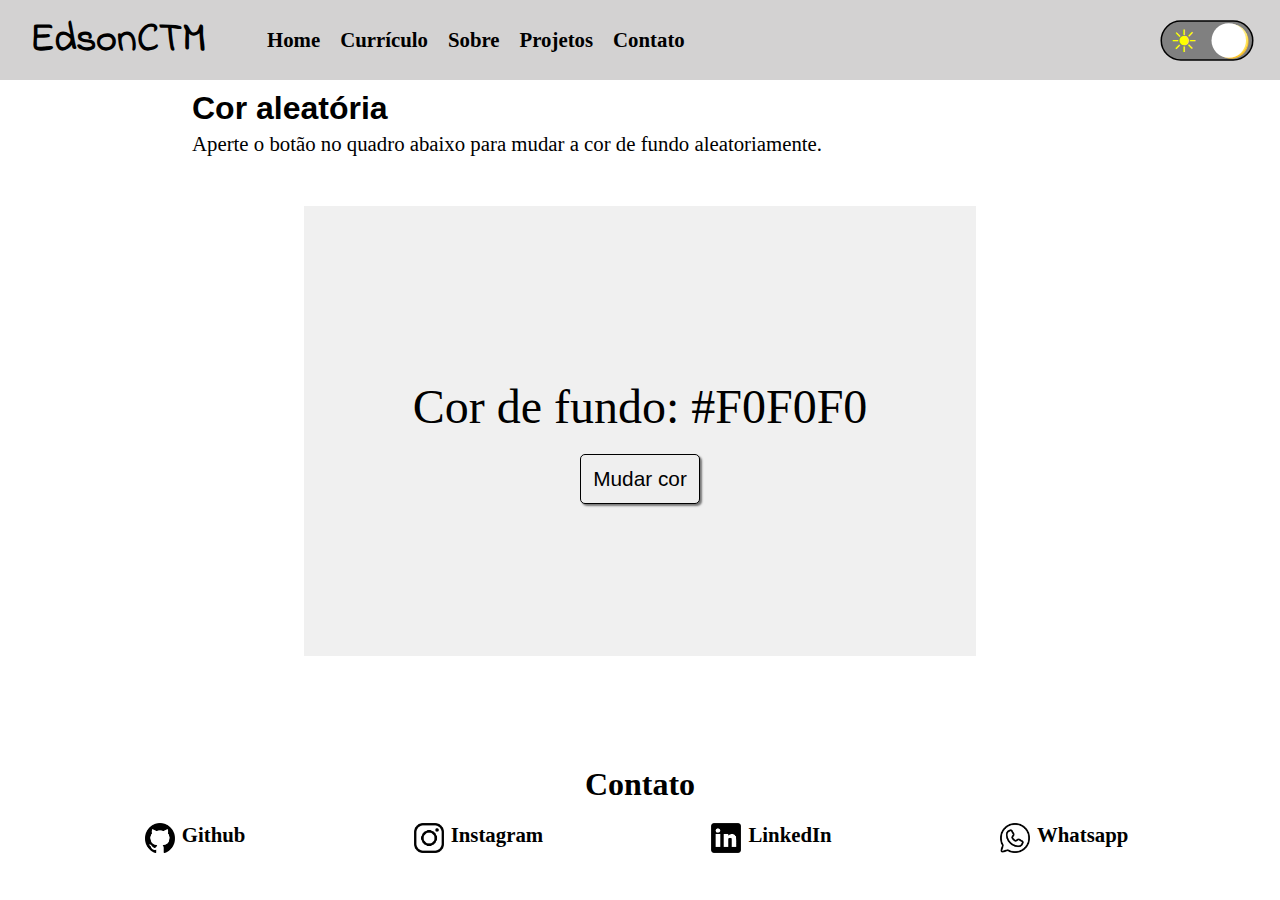
<file: Projetos/Troca-cor/trocacor.html>
<!DOCTYPE html>
<html lang="pt-br">
<head>
    <meta charset="UTF-8">
    <meta http-equiv="X-UA-Compatible" content="IE=edge">
    <meta name="viewport" content="width=device-width, initial-scale=1.0">
    <link rel="stylesheet" href="../../estilobase.css">
    <link rel="stylesheet" href="trocacor.css">
    <title>Animações em CSS/JS</title>
</head>
<body>
    <header>
        <p id="logo">EdsonCTM</p>
        <nav id="navHeader">
            <a href="../../index.html">Home</a>
            <a href="../../Curriculo/curriculo.html">Currículo</a>
            <a href="../../Sobre/sobre.html">Sobre</a>
            <a href="../../Projetos/projetos.html">Projetos</a>
            <a href="#contato">Contato</a>
        </nav>

        <!--A div abaixo é para o botão de modo noturno-->

        <div id="botoesMenu">
            <input type="checkbox" id="darkMode">
            <label for="darkMode" id="labelDarkMode">
                <span id="sun">&#x2600</span>
                <span id="moon">&#x1F31B</span>
                <div id="rollball"></div>
            </label>
            
        </div>
    </header>
    <main>
        <h1>Cor aleatória</h1>
        <p>Aperte o botão no quadro abaixo para mudar a cor de fundo aleatoriamente.</p>
        <div id="wall">
            <p>Cor de fundo: <span id="textocor">#F0F0F0</span></p>
            <input type="button" value="Mudar cor" id="btn">
        </div>
    </main>
    <footer>
        <p>Contato</p>
        <div id="contato">
             <a href="https://github.com/Edsonctm" target="_blank" class="icon"><img src="../../imagens/github-icon.png" alt=""><span class="icon">Github</span></a>
            <a href="https://www.instagram.com/edsonctm/" target="_blank" class="icon"><img src="../../imagens/instagram-icon.png" alt=""><span class="icon">Instagram</span></a>
            <a href="https://www.linkedin.com/in/edsontorres/" target="_blank" class="icon"><img src="../../imagens/linkedin-icon.png" alt=""><span class="icon">LinkedIn</span></a>
            <a href="https://wa.me/5527981679958" target="_blank" class="icon"><img src="../../imagens/whatsapp-icon.png" alt=""><span class="icon">Whatsapp</span></a>
        </div>
    </footer>

    <script src="trocacor.js"></script>
    <script src="../../header.js"></script>
</body>
</html>
</file>
<file: estilobase.css>
/*Esse código de estilo é a base do portfólio, ou seja, faz o "esqueleto" do site, para manter todas as páginas padronizadas*/

@import url('https://fonts.googleapis.com/css2?family=Great+Vibes&family=Indie+Flower&display=swap');


* {
    border: 0px;
    margin: 0px;
    padding: 0px;
    text-decoration: none;
}

:root {
    --logotext: 'Indie flower';

    /*Colors for the Dark Mode*/
    --DM-BKColor: #121212;
    --DM-BKHeader: #3B3A3A;
    --DM-Letters: #E6E4E3;
    --DM-Links: rgb(55, 248, 255);
    --black: black;
    --white: white;

    /*Color for Clear Mode*/
    --CM-BKColor: #E6E4E3;
    --CM-BKHeader: rgb(255, 255, 255); 
}

body{
    background-color: var(--white);
    color: black;
    transition: background-color 0.5s, color 0.5s;
}

body.dark {
    background-color: var(--DM-BKColor);
    color: white;
}

header {
    height: 80px;
    min-width: 520px;
    background-color: rgb(211, 210, 210);
    display: flex;
    justify-content: space-around;
    position: fixed;
    top: 0;
    width: 100%;
}


body.dark header {
    background-color: var(--DM-BKHeader);
    transition: background-color 0.5s;
}

#navHeader {
    display: flex;
    justify-content: start;
    width: 70%;
    max-width: 1000px;
}

#navHeader a{
    padding: 10px 5px;
    color: var(--black);
    font-size: 1.3em;
    margin: auto 0px;
    padding: 5px 10px;
    font-weight: bold;
    font-family: Georgia, 'Times New Roman', Times, serif;
    
    
}

body.dark #navHeader a{
    color: var(--white);
}

#navHeader a:hover{
    border-top: 2px solid red;
}

#logo {
    display: inline-block;
    position: relative;
    width: 15%;
    font-family: var(--logotext);
    color: var(--black);
    font-size: 2.5em;
    font-weight: bold;
    margin: auto 0px;
    text-align: center;
}

body.dark #logo {
    color: var(--white);
    transition: color 0.5s
}

#logo:hover {
    cursor: none;
}


/*Inicio da configuração do botão Dark Mode */

#botoesMenu{
    margin: auto 0px;    
}

#darkMode{
    width: 10%;
    display: none;
} 

#labelDarkMode{
    border: 1px solid black;
    background-color: gray;
    border-radius: 50px;
    cursor: pointer;

    display: flex;
    align-items: center;
    justify-content: space-between;
    padding: 5px;
    position: relative;
    height: 15px;
    width: 50px;
    left: -20px;
    transform: scale(1.5);
}

#rollball{
    background-color: var(--white);
    border-radius: 50%;
    position: absolute;
    left: 3px;
    height: 23px;
    width: 23px;

    transform: translateX(30px);
    transition: transform 0.3s linear;
}

#darkMode:checked + #labelDarkMode #rollball {
    transform: translateX(0px);
}

#labelDarkMode span{
    font-size: 1.3em;
}

#sun{
    color: yellow;
}

#moon{
    position: relative;
    left: 5px;
}

/*Fim da configuração do botão Dark Mode*/ 

main {
    margin-top: 90px;
    width: 70%;
    margin: 90px auto 0px auto;
    padding-bottom: 30px;
}

h1 {
    font-family: Arial, Helvetica, sans-serif;
    margin: 5px 0px;
}

p {
    font-family: Cambria, Cochin, Georgia, Times, 'Times New Roman', serif;
    text-align: justify;
    font-size: 1.3em;
}



/*Configuração do rodapé*/ 
footer{
    padding: 30px 0px;
}


footer p{
    color: var(--black);
    text-align: center;
    font-size: 2em;
    font-family: Georgia, 'Times New Roman', Times, serif;
    font-weight: bold;
    margin-bottom: 20px;
    text-indent: 0px;
}

body.dark footer p{
    color: var(--white);
}

#contato {
    width: 90%;
    display: flex;
    justify-content: space-around;
    margin: 10px auto;
}

.icon{
    display: flex;
    height: 30px;
}

body.dark footer img{
    display: none;
}

span.icon{
    text-align: center;
    color: var(--black);
    margin: auto 7px;
    font-size: 1.3em;
    font-weight: bold;

}

body.dark span.icon{
    color: var(--white);
}

.icon:hover{
    transform: scale(1.1);
    transition: transform .5s;
}


/*Fim da configuração do rodapé*/

/*Inicio da responsividade */

@media screen and (max-width: 980px){
    #logo {
        display: none;
    }

    main {
        width: 90%
    }
}

@media screen and (max-width: 660px){
    #navHeader {
        flex-wrap: wrap;
    }

    #navHeader a {
        font-size: 1.2em;
        margin: 0px 20px;
    }

    #contato{
        display: flex;
        flex-direction: column;
    }

    #contato a{
        justify-content: center;
        margin: 10px 0px;
        font-size: 1.3em;
        
    }
    #contato a img{
       display: none;
    }
}

@media screen and (max-width:562px){

    header {
        justify-content: start;
    }
    
    #navHeader {
        flex-direction: column;
        width: 50%;
        justify-content: start;
        align-items: flex-start;
    }

    #navHeader a {
        width: auto;
        font-size: 0.8em;
        padding: 5px 0px;
    }

    #labelDarkMode {
        transform: scale(1);
    }

    #sun, #moon{
        transform: scale(0.6);
    }

@media screen and (max-width:300px){
    
        #labelDarkMode {
        left: -110px;
        top: 20px;
    }

    
}}

/*Fim da responsividade */
</file>
<file: Backup Escopo/estilobase.css>
/*Esse código de estilo é a base do portfólio, ou seja, faz o "esqueleto" do site, para manter todas as páginas padronizadas*/

@import url('https://fonts.googleapis.com/css2?family=Great+Vibes&family=Indie+Flower&display=swap');


* {
    border: 0px;
    margin: 0px;
    padding: 0px;
    text-decoration: none;
}

:root {
    --logotext: 'Indie flower';

    /*Colors for the Dark Mode*/
    --DM-BKColor: #121212;
    --DM-BKHeader: #3B3A3A;
    --DM-Letters: #E6E4E3;
    --DM-Links: rgb(55, 248, 255);
    --black: black;
    --white: white;

    /*Color for Clear Mode*/
    --CM-BKColor: #E6E4E3;
    --CM-BKHeader: rgb(255, 255, 255); 
}

body{
    background-color: var(--white);
    color: black;
    transition: background-color 0.5s, color 0.5s;
}

body.dark {
    background-color: var(--DM-BKColor);
    color: white;
}

header {
    height: 80px;
    background-color: var(--white);
    min-width: 320px;
    display: flex;
    position: fixed;
    top: 0;
    width: 100%;
    box-shadow: 2px 3px 2px rgba(0, 0, 0, 0.3);
}


body.dark header {
    background-color: var(--DM-BKHeader);
    box-shadow: 2px 3px 2px rgba(255, 255, 255, 0.3);
    transition: background-color 0.5s;
}

#navHeader {
    display: flex;
    justify-content: space-evenly;
    width: 75%;
}

#darkmode {
    width: 10%;
}

#navHeader a{
    padding: 10px 5px;
    color: var(--black);
    font-size: 1.5em;
    margin: auto 0px;
    font-weight: bold;
    font-family: Georgia, 'Times New Roman', Times, serif;
    transition: color 0.5s, transform 0.5s;
}

body.dark #navHeader a{
    color: var(--white);
}

#navHeader a:hover{
    transform: scale(1.1);
    transform: translateY(-30%);
}

#logo {
    display: inline-block;
    position: relative;
    width: 15%;
    font-family: var(--logotext);
    color: var(--black);
    font-size: 2.5em;
    font-weight: bold;
    margin: auto 0px;
    text-align: center;
}

body.dark #logo {
    color: var(--white);
    transition: color 0.5s
}

#logo:hover {
    cursor: pointer;
}


/*Inicio da configuração do botão Dark Mode */

#botoesMenu{
    margin: auto 0px;    
}

#darkMode{
    display: none;
} 

#labelDarkMode{
    border: 1px solid black;
    background-color: gray;
    border-radius: 50px;
    cursor: pointer;

    display: flex;
    align-items: center;
    justify-content: space-between;
    padding: 5px;
    position: relative;
    height: 15px;
    width: 50px;
    transform: scale(1.5);
}

#rollball{
    background-color: var(--white);
    border-radius: 50%;
    position: absolute;
    left: 3px;
    height: 23px;
    width: 23px;

    transform: translateX(30px);
    transition: transform 0.3s linear;
}

#darkMode:checked + #labelDarkMode #rollball {
    transform: translateX(0px);
}

#labelDarkMode span{
    font-size: 1.3em;
}

#sun{
    color: yellow;
}

#moon{
    position: relative;
    left: 5px;
}

/*Fim da configuração do botão Dark Mode*/ 

main {
    margin-top: 90px;
    width: 90%;
    margin: 90px auto 0px auto;
}

h1 {
    font-family: Arial, Helvetica, sans-serif;
    margin: 5px 0px;
}

p {
    font-family: Cambria, Cochin, Georgia, Times, 'Times New Roman', serif;
    text-align: justify;
    text-indent: 20px;
}


/*Configuração do rodapé*/ 
footer{
    padding: 30px 0px;
}

body.dark footer {
    background-color: var(--white);
}

footer p{
    color: var(--black);
    text-align: center;
    font-size: 2em;
    font-family: Georgia, 'Times New Roman', Times, serif;
    font-weight: bold;
    margin-bottom: 20px;
}
#contato {
    width: 90%;
    display: flex;
    justify-content: space-around;
    margin: 10px auto;
}

.icon{
    display: flex;
    height: 30px;
}

span.icon{
    text-align: center;
    color: var(--black);
    margin: auto 7px;
    font-size: 1.3em;
    font-weight: bold;

}

.icon:hover{
    transform: scale(1.1);
    transition: transform .5s;
}

/*Fim da configuração do rodapé*/
</file>
<file: Curriculo/curriculo.css>
header{
    z-index: 99;
}

#curriculo {
    width: 75%;
    margin: 20px auto;
    text-align: justify;
    padding-bottom: 50px;
    border: 1px solid black;
    padding: 30px 20px;
    border-radius: 15px;
    background-color: rgb(235, 235, 235);
    box-shadow: 5px 5px 15px rgba(0, 0, 0, 0.4);
    }

body.dark #curriculo {
    background-color: rgb(100, 100, 100);
    box-shadow: 5px 5px 15px rgba(255, 255, 255, 0.4);
}

#cabecalhoCV{
    display: flex;

}

hr {
    height: 1px;
    width: 100%;
    margin: 5px 0px;
    background-image: linear-gradient(to left, rgb(235, 235, 235), var(--black));
}

body.dark hr{
    background-image: linear-gradient(to right, var(--white), rgb(100, 100, 100));
    transition: background-image .5s;
}

h2 {
    margin-top: 20px;
}

#curriculo a {
    color: black;
    text-decoration: underline;
    font-style: italic;
}

body.dark #curriculo a{
    color: white;
}

#curriculo a:hover{
    font-weight: bold;
}

.personalPhoto{
    width: 180px;
    border-radius: 50%;
}

#darkPhoto{
    display: none;
    
}

body.dark #clearPhoto{
    display: none;
}

body.dark #darkPhoto{
    display: initial;
}

@media screen and (max-width: 895px){
    .personalPhoto{
        width: 120px;
        border-radius: 50%;
    }
}

@media screen and (max-width: 785px){
    .personalPhoto{
        width: 100px;
        border-radius: 50%;
    }

    h1{
        font-size: 1em;
    }
}

@media screen and (max-width: 460px){
    #cabecalhoCV{
        flex-direction: column-reverse;
        justify-content: center;
        align-items: center;
    }

    #curriculo{
        width: 85%;
    }

    main{
        width: 100%;
    }
}
</file>
<file: Curriculo/print.css>
body{
    background: #FFF; 
    color: #000; 
    font: 12pt serif;
}

body.dark{
    color: black;
    background: #FFF;
}

main{
    margin: 10px 0px;
    width: 100%;
}

#curriculo{
    width: 100%;
    margin: 0px;
    padding: 0px;
    border: none;
    box-shadow: none;
}

#curriculo a{
    color: #333; 
    text-decoration: none;
}

a[href]:after{
    content: " (" attr(href) ")";
}

header, footer{
    display: none;
}

h2 {
    margin-top: 0px;
}

hr {
    display: none;
}
</file>
<file: Projetos/projetos.css>
#projetosfield {
    display: flex;
    flex-wrap: wrap;
    justify-content: space-between;
    margin-top: 30px;
}

.projetosx {
    width: 32%;
    margin-bottom: 20px;
    border-radius: 15px;
    background-color: rgb(223, 231, 238);
    box-shadow: 3px 3px 3px rgba(0, 0, 0, .5);
}

.projetosx:hover{
    border: 3px solid rgb(32, 179, 69);
}

body.dark .projetosx{
    background-color: rgb(66, 69, 71);
}

.projetosx img{
    object-fit: cover;
    width: 100%;
    height: 180px;
    border-radius: 15px 15px 0px 0px;
    cursor: pointer;
}

.tituloProjeto{
    text-align: center;
    color: rgb(158, 9, 9);
    font-size: 1.3em;
    font-weight: bold;
    margin-bottom: 5px;
}

body.dark .tituloProjeto{
    color: white;
}

.descricaoProjeto, .paragrafoLinguagens{
    padding: 5px 10px;
    font-size: 1.1em;
}

.paragrafoLinguagens{
    display: inline-block;
}

.spanLinguagens{
    background-color: brown;
    display: inline-block;
    border-radius: 10%;
    color: white;
    padding: 2px; margin: 0px 2px;
    margin-bottom: 10px;
}

@media screen and (max-width:800px){
    .projetosx{
        width: 100%;
    }

}
</file>
<file: Sobre/sobre.css>
#sobre{
    width: 80%;
    margin: 0px auto;
    padding-bottom: 30px;
}

#descricao{
    margin: 30px 0px;
    font-size: 1.5em;
}

summary {
    height: 2em;
    background-color: rgba(223, 255, 223, 0.8);
    padding: 5px 0px 0px 20px;
    font-style: italic;
    font-weight: bold;
    font-size: 1.2em;
    margin: 10px 0px;
    border-radius: 50px;
    box-shadow: 2px 2px 2px rgba(0, 0, 0, 0.3);
    display: flex;
    align-items: center;
    justify-content: center;
    cursor: pointer;
}

body.dark summary{
    background-color: rgb(81, 95, 81);
    box-shadow: none;
}

summary:hover{
    border: 3px solid rgb(32, 179, 69);
    transition: transform 0.3s, box-shadow 0.3s, font-size .3s;
}

summary~p{
    width: 90%;
    margin: 0px auto;
    padding: 10px 20px 15px 20px;
    background-color: rgba(220, 247, 220, 1);
    border-radius: 5px;
    box-shadow: 2px 2px 2px rgba(0, 0, 0, 0.3);

}

body.dark summary~p{
    background-color: rgb(91, 102, 91);
}

summary~p>span{
    font-style: italic;
    font-weight: bold;
    color: rgb(0, 0, 138);
}

body.dark summary~p>span{
    color: rgb(162, 162, 243);
}

details > p{
    font-size: 1.2em;
}

@media screen and (max-width:800px){
    main {
        width: 100%;
    }

    summary{
        font-size: 1em;
    }

    details p{
        font-size: 1em;
    }
}
</file>
<file: Projetos/Animacao-CSS-HTML/coracao.css>
/*Arquivo de estilização do coração*/

#heart{
    margin: 100px auto;
    height: 100px;
    width: 100px;
    background-color: red;
    transform: rotate(-45deg);
    position: relative;
    animation: batida 1s infinite;
}

#heart::before,
#heart:after {
    content: "";
    height: 100px;
    width: 100px;
    background-color: red;
    border-radius: 50%;
    position: absolute;
}

#heart:before {
    top: -50%;
    left: 0px;
}

#heart:after {
    left: 50%;
    top: 0px;
}

@keyframes batida {
    0% {
        transform: scale(1)
            rotate(-45deg);
    }

    25% {
        transform: scale(1.25)
            rotate(-45deg);
    }

    45% {
        transform: scale(1.5)
            rotate(-45deg);
    }
}

/*Estilização dos botões, box e afins*/

.boxanimado{
    border: 2px solid green;
    width: 32%;
    height: 400px;
}

.inputs{
    display: flex;
    flex-direction: column;
    align-items: center;
}

.inputs>div{
    display: flex;
}

#colors2 {
    height: 30px;
    margin: 0px 5px;
}

#btncolors2{
    height: 30px;
    width: 80px;
    font-weight: bold;
    cursor: pointer;
    border-radius: 10px;
    background-color: rgb(209, 205, 199);
}

.ranges2{
    width: 40%;
    margin: 5px 0px;
}
</file>
<file: Projetos/Carrossel-avaliacao/carrossel.css>
.container {
    width: 80%;
    height: 420px;
    margin: 0px auto;
    display: flex;
    justify-content: center;
    align-items: center;
    flex-direction: column;
}

h2 {
    font-size: 1.8em;
}

#imagemAvaliador{
    margin: 10px auto;
    height: 200px;
    border-radius: 50%;
    position: relative;
    left: 50%;
    transform: translateX(-50%);
    border: 2px solid rgb(146, 146, 206);
    box-shadow: 2px 2px 2px rgba(0, 0, 0, .5);
    z-index: -1;
}

.botoes{
    display: flex;
    align-items: center;
    justify-content: center;
}

.btn{
    font-size: 1.3em;
    margin: 0px 10px;
    background-color: transparent;
    cursor: pointer;
}

.dark .btn{
    color: white;
    transition: color .3s;
}
.btn:hover{
    color: green;
    transform: scale(1.1);
    transition: color .3s, transform .3s;
}

#autor {
    font-size: 1.3em;
    width: 170px;
    text-align: center;
}

#trabalho{
    font-style: italic;
    text-align: center;
    font-weight: bold;
    color: rgb(35, 68, 129);
    margin-bottom: 20px;
}

#textoAvaliacao{
    width: 50%;
    margin: 0px auto;
    text-align: center;
}

@media screen and (max-width:800px){
    main{
        width: 100%;
    }

    #textoAvaliacao{
        width: 100%;
    }
}

@media screen and (max-width:330px){

    .container {
        width: 100%;
        margin-top: 40px;
    }
    
}

@media screen and (max-width:260px){

    .container h2{
        display: none;
    }
    
}
</file>
<file: Projetos/Contador/contador.css>
#contador {
    width: 75%;
    height: 350px;
    margin: 20px auto;
    display: flex;
    flex-direction: column;
    align-items: center;
    justify-content: center;
    background-color: rgb(192, 241, 192);
    box-shadow: 2px 2px 2px rgba(0, 0, 0, .4);
    border-radius: 5px;
}

#h1contador {
    font-size: 2.5em;
    font-style: italic;
    padding: 30px;
}

#contagem {
    font-size: 3em;
    font-weight: bold;
    padding-bottom: 25px;
}

#containerBotoes{
    width: 50%;
    display: flex;
    justify-content: space-evenly;
}

.btn{
    height: 30px;
    width: 80px;
    border-radius: 5px;
    font-weight: bold;
    box-shadow: 1px 1px 1px rgba(0, 0, 0, 0.5);
    cursor: pointer;
}

.btn:hover{
    border: 1px solid black;
}

#aumentar {
    background-color: rgb(147, 248, 147);
}

#zerar {
    background-color: rgb(209, 202, 202);
}

#diminuir {
    background-color: rgb(255, 107, 107);
}

@media screen and (max-width:800px){
    main {
        width: 100%;
    }

    #h1contador{
        padding: 10px;
    }

    #contagem{
        padding-bottom: 10px;
    }

    #contador {
        width: 95%;
    }

    #containerBotoes{
        width: 90%;
    }

    .btn{
    transform: scale(1.2);
    }
}

@media screen and (max-width:390px){

    #containerBotoes{
       flex-direction: column;
       align-items: center;
       justify-content: center;
    }

    .btn{
        margin: 7px 0;
    }
}
</file>
<file: Projetos/Jogo-da-velha/velha.css>
header {
    z-index: 99;
}

main{
    height: 400px;
    width: 40%;
    background: linear-gradient(90deg, rgba(65, 165, 131, 1) 0%, rgba(0, 212, 255, 1) 100%);
    border-radius: 10px;
}

.board{
    display: grid;
    width: 100%;
    height: 100%;
    justify-content: center;
    align-items: center;
    align-content: center;
    justify-items: center;
    grid-template-columns: repeat(3, auto);
    
}

.board.x .campo:not(.x):not(.o):hover::after,
.board.x .campo:not(.x):not(.o):hover::before{
    background: rgba(255, 255, 255, .3) !important;
}

.board.o .campo:not(.x):not(.o):hover::after,
.board.o .campo:not(.x):not(.o):hover::before{
    border: 15px solid rgba(255, 255, 255, .3) !important;
}

.campo{
    width: 100px;
    height: 100px;
    border: 2px solid white;
    display: flex;
    justify-content: center;
    align-items: center;
    position: relative;
}

body.dark .campo { 
    border: 2px solid black;
}

.campo.x, .campo.o{
    cursor: not-allowed;
}

/*Removendo as bordas do campo do jogo*/
.campo:nth-child(1),
.campo:nth-child(2),
.campo:nth-child(3) {
    border-top: none;
}

.campo:nth-child(1),
.campo:nth-child(4),
.campo:nth-child(7) {
    border-left: none;
}

.campo:nth-child(3),
.campo:nth-child(6),
.campo:nth-child(9) {
    border-right: none;
}

.campo:nth-child(7),
.campo:nth-child(8),
.campo:nth-child(9) {
    border-bottom: none;
}

body.dark .campo:nth-child(1),
body.dark .campo:nth-child(2),
body.dark .campo:nth-child(3) {
    border-top: none;
}

body.dark .campo:nth-child(1),
body.dark .campo:nth-child(4),
body.dark .campo:nth-child(7) {
    border-left: none;
}

body.dark .campo:nth-child(3),
body.dark .campo:nth-child(6),
body.dark .campo:nth-child(9) {
    border-right: none;
}

body.dark .campo:nth-child(7),
body.dark .campo:nth-child(8),
body.dark .campo:nth-child(9) {
    border-bottom: none;
}

/*fim do removedor de bordas*/

/*Layout do X*/
.campo.x::before,
.campo.x::after,
.board.x .campo:not(.x):not(.o):hover::after,
.board.x .campo:not(.x):not(.o):hover::before{
    content: "";
    height: 15%;
    width: 90%;
    background-color:white;
    position: absolute;
}

body.dark .campo.x::before,
body.dark .campo.x::after,
body.dark .board.x .campo:not(.x):not(.o):hover::after,
body.dark .board.x .campo:not(.x):not(.o):hover::before{
    background-color: black;
}

.campo.x::before,
.board.x .campo:hover::before{
    transform: rotate(45deg);
}

.campo.x::after,
.board.x .campo:hover::after{
    transform: rotate(-45deg);
}

/*Fim do layout X*/

/*Layout O (bolinha)*/
.campo.o::before,
.campo.o::after,
.board.o .campo:not(.x):not(.o):hover::after,
.board.o .campo:not(.x):not(.o):hover::before{
    content: "";
    height: 60%;
    width: 60%;
    border: 15px solid white;
    position: absolute;
    border-radius: 50%;
}

body.dark .campo.o::before,
body.dark .campo.o::after,
body.dark .board.o .campo:not(.x):not(.o):hover::after,
body.dark .board.o .campo:not(.x):not(.o):hover::before{
    border: 15px solid black;
}
/*Fim do layout O (bolinha)*/


/*Mensagem de vitória*/
.msgVitoria{
    display: none;
    position: fixed;
    top: 0;
    left: 0;
    right: 0;
    bottom: 0;
    justify-content: center;
    align-items: center;
    background-color: rgba(0, 0, 0, .8);
    flex-direction: column;
}

.msgVitoria button{
    font-size: 2.5rem;
    background-color: rgba(65, 165, 131, 1);
    padding: 10px 15px;
    cursor: pointer;
    border-radius: 5px;
    border: none;
    margin-top: 16px;
    color: white;
    box-shadow: 10px 10px 5px black;
    
}

.msgVitoria button:hover{
    color: rgba(65, 165, 131, 1);
    background-color: white;
}

.msgVitoria p {
    color: white;
    font-size: 5rem;
    text-shadow: 10px 10px 5px black;
}

.mostrarMensagem{
    display: flex;
}

/*Responsividade*/
@media screen and (max-width: 1000px) {

    main {
        height: 500px;
        width: 70vw;
    }
    
}

@media screen and (max-width: 470px) {

    main {
        height: 350px;
        width: 100vw;
    }
    
}
</file>
<file: Projetos/Troca-cor/trocacor.css>
#wall {
    height: 50vh;
    width: 75%;
    margin: 50px auto;
    display: flex;
    flex-direction: column;
    align-items: center;
    justify-content: center;
    background-color: #f0f0f0;
}

#wall p{
    font-size: 3em;
    padding: 20px;
}

#wall #btn{
    height: 50px;
    width: 120px;
    font-size: 1.3em;
    border-radius: 5px;
    border: 1px solid black;
    cursor: pointer;
    box-shadow: 2px 2px 2px rgba(0, 0, 0, 0.5);
}

#wall #btn:hover{
    transform: translateY(-3px);
    box-shadow: 5px 5px 5px rgba(0, 0, 0, 0.5);
    transition: transform .3s, box-shadow .3s;
}

@media screen and (max-width:800px){
    main{
        width: 99%;
    }

    #wall p{
        font-size: 1.5em;
    }
}
</file>
